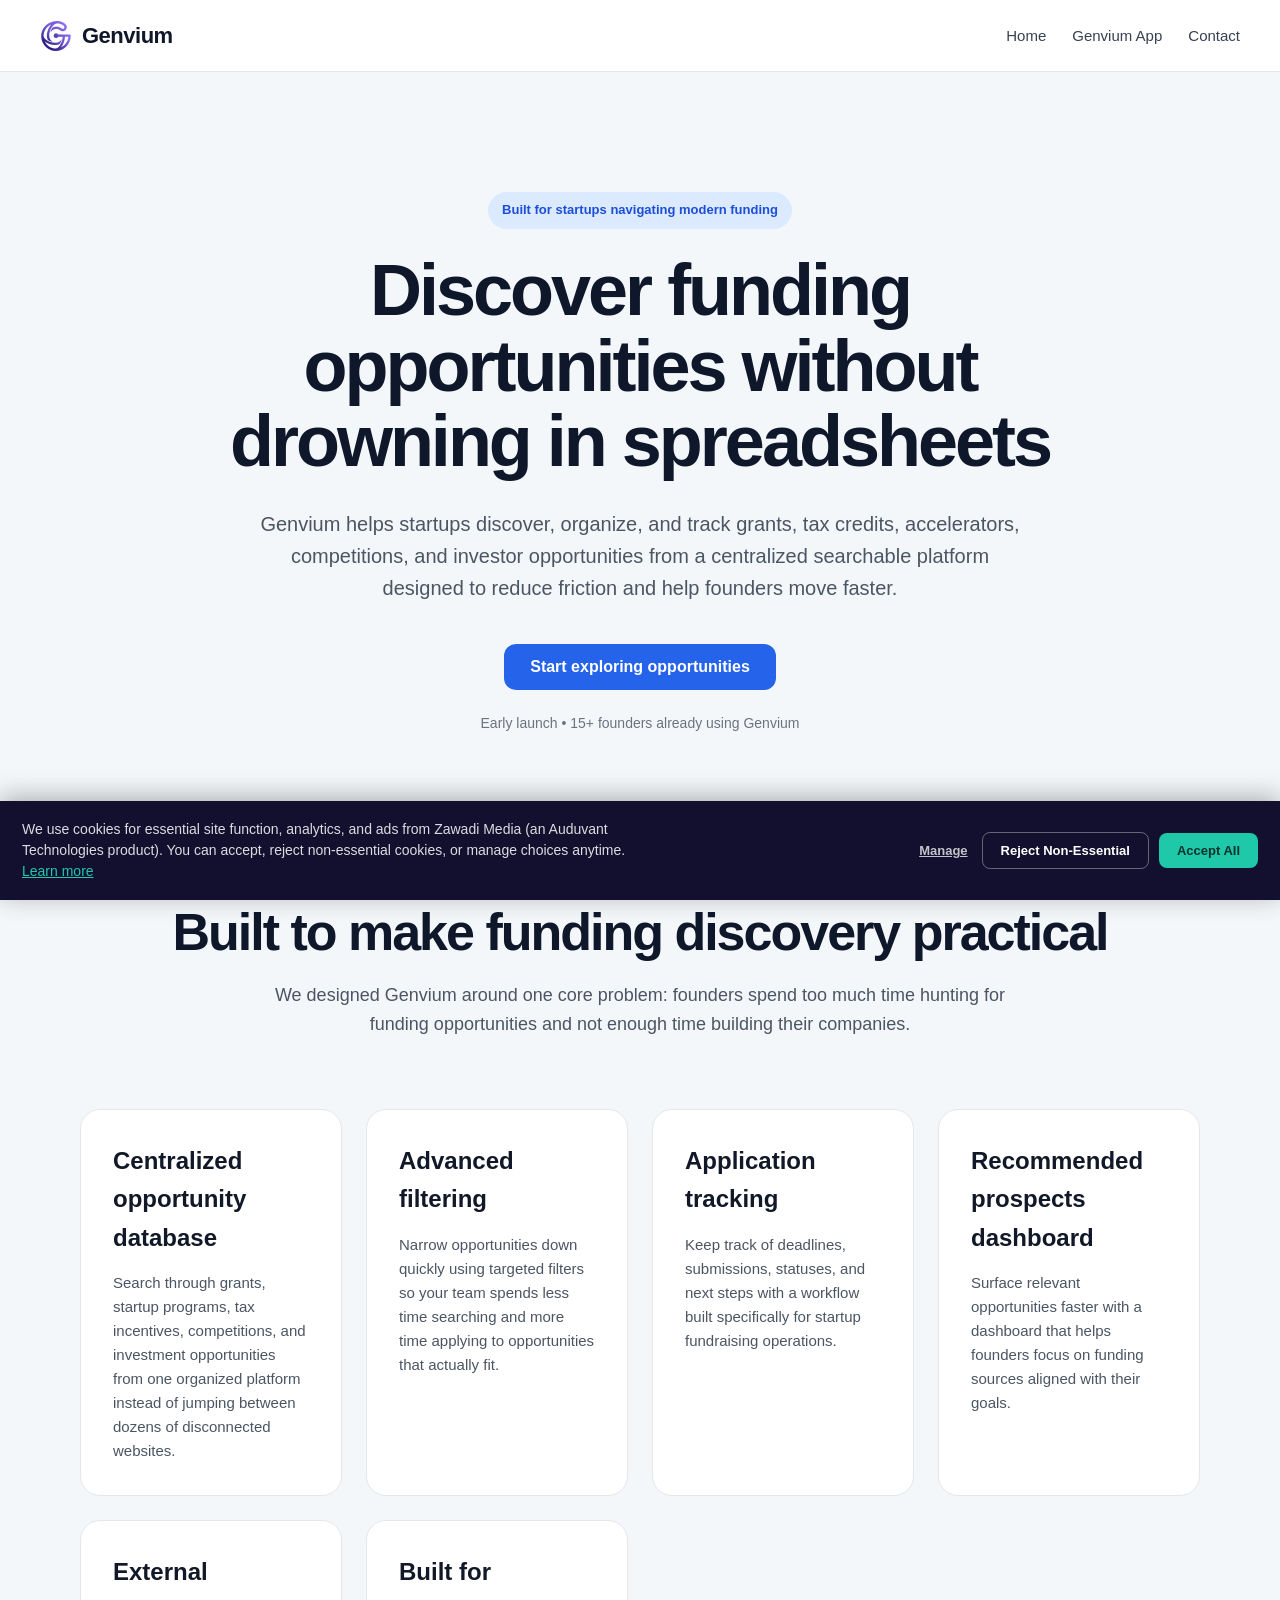
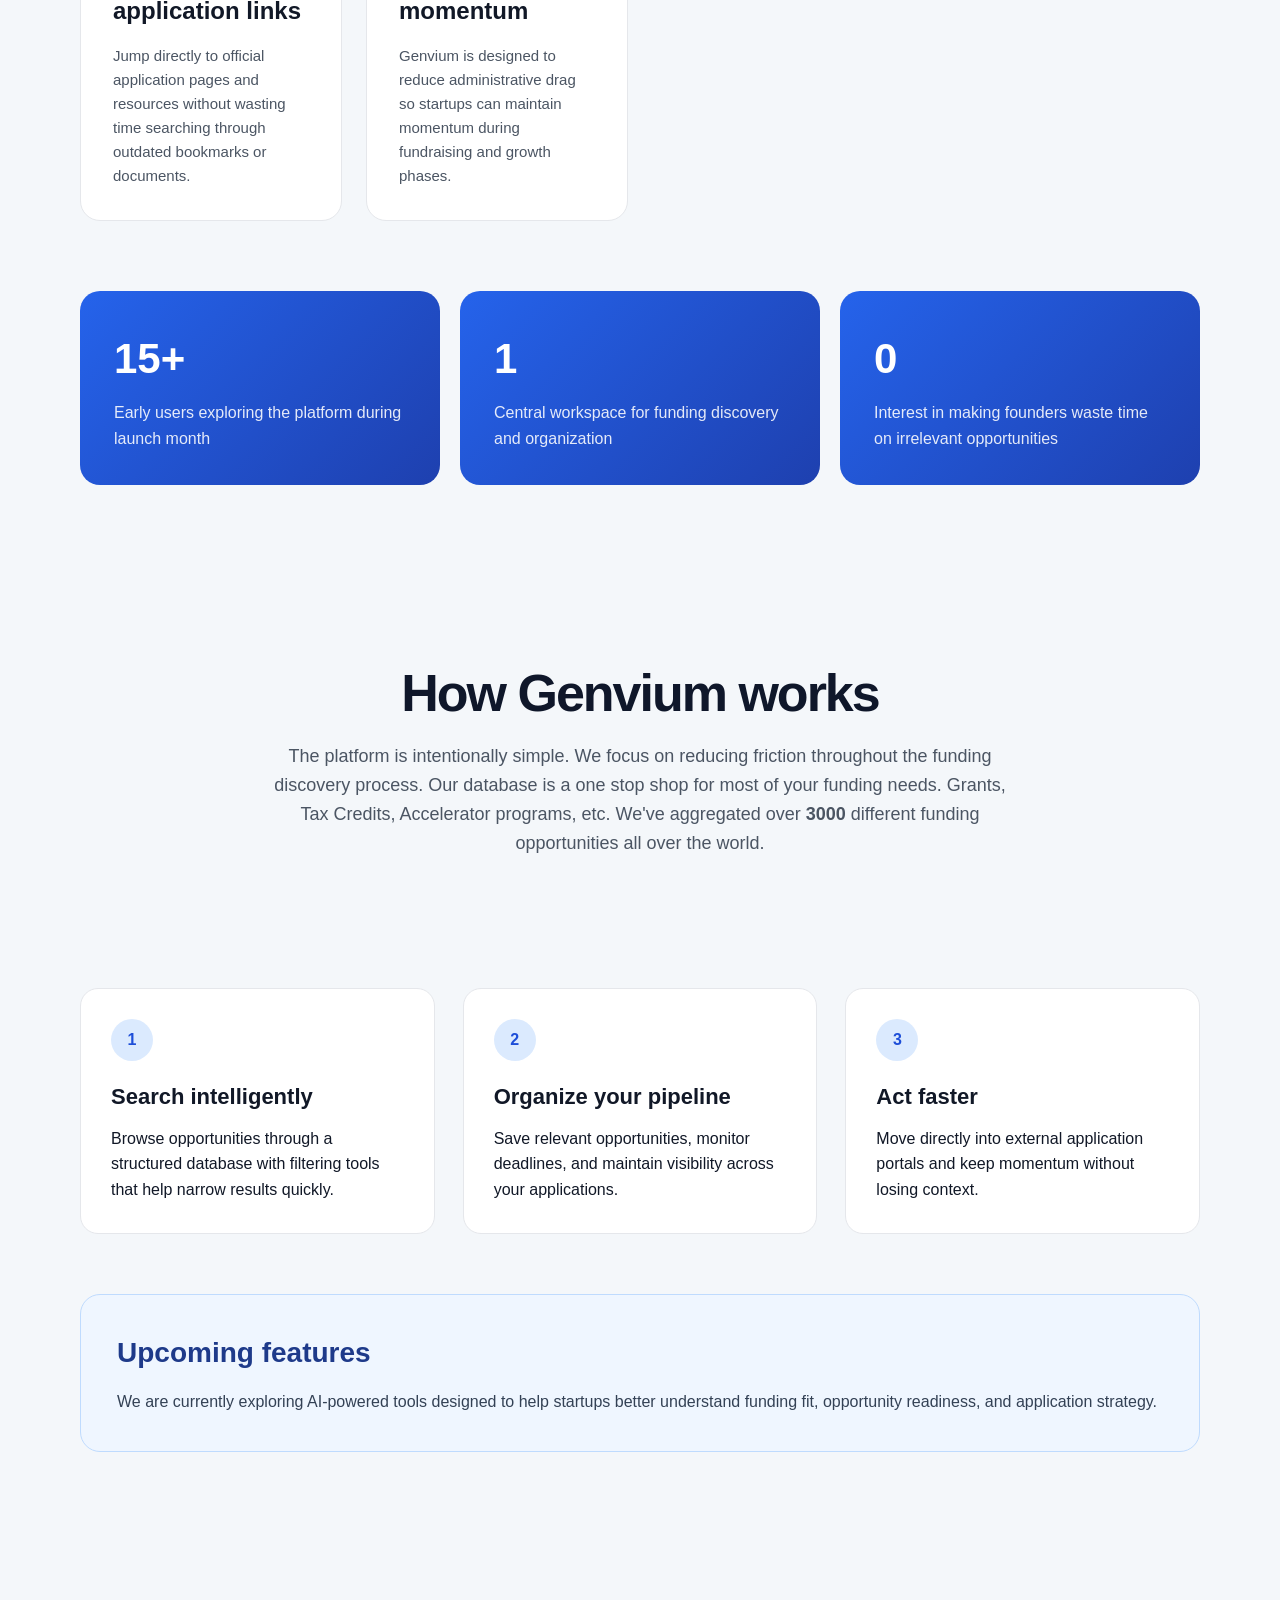
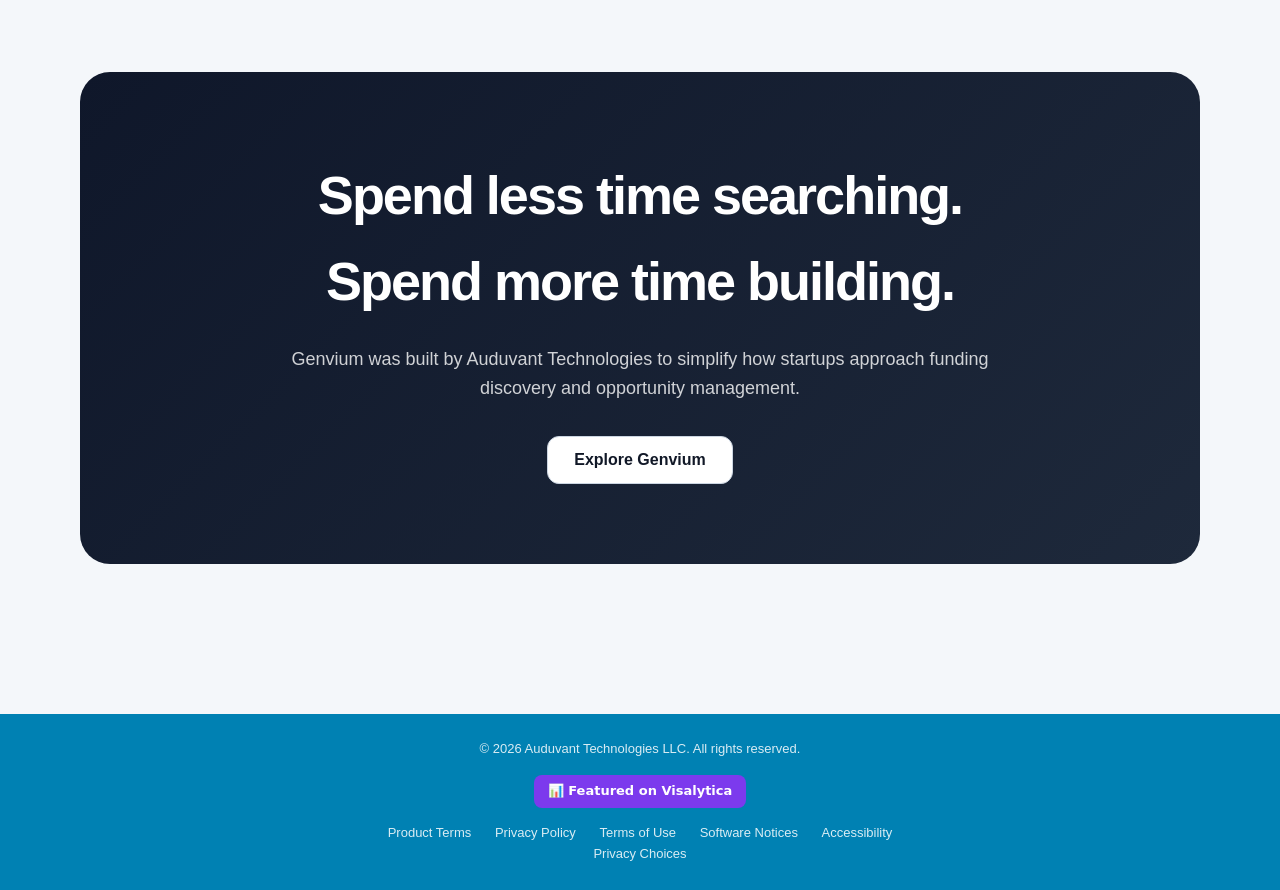
<file: index.html>
<!DOCTYPE html>
<html lang="en">
<head>
  <meta charset="UTF-8" />
  <meta name="viewport" content="width=device-width, initial-scale=1.0" />
  <title>Genvium | Startup Funding Intelligence</title>

  <link rel="icon" type="image/png" sizes="32x32" href="favicon-32x32.png">
  <link rel="icon" type="image/png" sizes="16x16" href="favicon-16x16.png">

  <meta name="description" content="Genvium is a centralized platform helping startups discover, organize, and track grants, tax credits, and investor opportunities without the administrative drag." />

  <link rel="canonical" href="https://www.genvium.com/" />

  <meta property="og:type" content="website" />
  <meta property="og:url" content="https://www.genvium.com/" />
  <meta property="og:title" content="Genvium | Startup Funding Intelligence" />
  <meta property="og:description" content="Discover, organize, and track startup funding opportunities from a single, centralized platform." />
  
  <meta name="twitter:card" content="summary" />
  <meta name="twitter:url" content="https://www.genvium.com/" />
  <meta name="twitter:title" content="Genvium | Startup Funding Intelligence" />
  <meta name="twitter:description" content="Discover, organize, and track startup funding opportunities from a single, centralized platform." />

  <!-- 1. Load consent.js FIRST -->
  <script src="/consent.js"></script>

  <!-- 2. Set Consent Mode default BEFORE gtag.js loads -->
  <script>
    window.dataLayer = window.dataLayer || [];
    function gtag(){dataLayer.push(arguments);}
    gtag('consent', 'default', AZConsent.gtagDefaults);
  </script>

  <!-- 3. THEN load gtag.js as before -->
  <script async src="https://www.googletagmanager.com/gtag/js?id=G-3B9XYFVLCV"></script>
  <script>
    window.dataLayer = window.dataLayer || [];
    function gtag(){dataLayer.push(arguments);}
    gtag('js', new Date());
    gtag('config', 'G-3B9XYFVLCV');
  </script>
  
  <script type="application/ld+json">
    {
      "@context": "https://schema.org",
      "@type": "SoftwareApplication",
      "name": "Genvium",
      "operatingSystem": "macOS, Web",
      "applicationCategory": "BusinessApplication",
      "description": "A platform for startups to discover and track funding opportunities, grants, and tax credits.",
      "offers": {
        "@type": "Offer",
        "price": "0",
        "priceCurrency": "USD"
      },
      "publisher": {
        "@type": "Organization",
        "name": "Auduvant Technologies"
      }
    }
  </script>

  <link rel="stylesheet" href="styles.css">
</head>

<body>

<a href="#main-content" class="skip-link">Skip to main content</a>

<header>
  <div class="brand">
    <img src="/logo.png" width="32" height="32" alt="Genvium logo">
    <div class="logo">Genvium</div>
  </div>
  <nav>
    <button class="link-btn" onclick="showSection('home')">Home</button>
    <button class="link-btn" onclick="showSection('app')">Genvium App</button>
    <button class="link-btn" onclick="showSection('contact')">Contact</button>
  </nav>
</header>

<main id="main-content">
  <div id="home" class="panel active">

    <section class="hero">
      <div class="hero-badge">Built for startups navigating modern funding</div>

      <h1>Discover funding opportunities without drowning in spreadsheets</h1>

      <p>
        Genvium helps startups discover, organize, and track grants, tax credits,
        accelerators, competitions, and investor opportunities from a centralized
        searchable platform designed to reduce friction and help founders move faster.
      </p>

      <div class="hero-actions">
        <button onclick="showSection('app')" class="btn-primary">Start exploring opportunities</button>
      </div>

      <div class="hero-note">Early launch • 15+ founders already using Genvium</div>
    </section>

    <section class="section">
      <h2 class="section-title">Built to make funding discovery practical</h2>
      <p class="section-subtitle">
        We designed Genvium around one core problem: founders spend too much time
        hunting for funding opportunities and not enough time building their companies.
      </p>

      <div class="features-grid">
        <div class="feature-card">
          <h3>Centralized opportunity database</h3>
          <p>Search through grants, startup programs, tax incentives, competitions, and investment opportunities from one organized platform instead of jumping between dozens of disconnected websites.</p>
        </div>
        <div class="feature-card">
          <h3>Advanced filtering</h3>
          <p>Narrow opportunities down quickly using targeted filters so your team spends less time searching and more time applying to opportunities that actually fit.</p>
        </div>
        <div class="feature-card">
          <h3>Application tracking</h3>
          <p>Keep track of deadlines, submissions, statuses, and next steps with a workflow built specifically for startup fundraising operations.</p>
        </div>
        <div class="feature-card">
          <h3>Recommended prospects dashboard</h3>
          <p>Surface relevant opportunities faster with a dashboard that helps founders focus on funding sources aligned with their goals.</p>
        </div>
        <div class="feature-card">
          <h3>External application links</h3>
          <p>Jump directly to official application pages and resources without wasting time searching through outdated bookmarks or documents.</p>
        </div>
        <div class="feature-card">
          <h3>Built for momentum</h3>
          <p>Genvium is designed to reduce administrative drag so startups can maintain momentum during fundraising and growth phases.</p>
        </div>
      </div>

      <div class="stats">
        <div class="stat-card">
          <h2>15+</h2>
          <p>Early users exploring the platform during launch month</p>
        </div>
        <div class="stat-card">
          <h2>1</h2>
          <p>Central workspace for funding discovery and organization</p>
        </div>
        <div class="stat-card">
          <h2>0</h2>
          <p>Interest in making founders waste time on irrelevant opportunities</p>
        </div>
      </div>
    </section>

    <section class="section">
      <h2 class="section-title">How Genvium works</h2>
      <p class="section-subtitle">
        The platform is intentionally simple. We focus on reducing friction throughout
        the funding discovery process. Our database is a one stop shop for most of your funding needs. Grants, Tax Credits, Accelerator programs, etc.
        We've aggregated over <b>3000</b> different funding opportunities all over the world. 
      </p>

      <div class="zawadi-slot">
        <ins class="zawadi-ad" data-site="genvium" data-slot="home-mid" data-size="300x250"></ins>
      </div>

      <div class="workflow">
        <div class="workflow-step">
          <div class="step-number">1</div>
          <h3>Search intelligently</h3>
          <p>Browse opportunities through a structured database with filtering tools that help narrow results quickly.</p>
        </div>
        <div class="workflow-step">
          <div class="step-number">2</div>
          <h3>Organize your pipeline</h3>
          <p>Save relevant opportunities, monitor deadlines, and maintain visibility across your applications.</p>
        </div>
        <div class="workflow-step">
          <div class="step-number">3</div>
          <h3>Act faster</h3>
          <p>Move directly into external application portals and keep momentum without losing context.</p>
        </div>
      </div>

      <div class="coming-soon">
        <h3>Upcoming features</h3>
        <p>We are currently exploring AI-powered tools designed to help startups better understand funding fit, opportunity readiness, and application strategy.</p>
      </div>
    </section>

    <section class="section">
      <div id="cta" class="cta-section">
        <h2>Spend less time searching.<br>Spend more time building.</h2>
        <p>Genvium was built by Auduvant Technologies to simplify how startups approach funding discovery and opportunity management.</p>
        <div class="cta-buttons">
          <button onclick="showSection('app')" class="btn-secondary">Explore Genvium</button>
        </div>
      </div>
    </section>
  </div>

  
  <!-- Genvium App Page -->
  <div id="app" class="panel">
    <section class="section">
      <!-- Intro -->
      <div class="app-intro">
        <div class="hero-badge">
          Genvium is completely Free!
        </div>
        <h2>Meet Genvium</h2>
        <p>Your centralized workspace for discovering, organizing, and pursuing startup funding opportunities.</p>
        <div class="app-action">
          <a
            href="https://webapp.genvium.com"
            target="_blank"
            rel="noopener noreferrer"
            onclick="trackWebappClick()"
            class="btn-primary">
            Open Genvium →
          </a>
        </div>
      </div>
      <!-- Product showcase introduction -->
      <div class="app-section-heading">
        <h3>See Genvium in action</h3>
        <p>From discovering opportunities to managing applications, Genvium gives founders one place to keep their funding workflow organized.</p>
      </div>
      <!-- Dashboard -->
      <div class="app-preview-large">
        <div class="app-preview">
          <img
            src="Genvium-App-Dashboard.png"
            alt="Genvium dashboard showing active applications, funding secured, upcoming deadlines, and recommended opportunities">
        </div>
        <div class="app-caption">
          <h3>Your funding command center</h3>
          <p>Keep your applications, funding progress, deadlines, and recommended opportunities visible from one dashboard.</p>
        </div>
      </div>
      <!-- Applications + Readiness -->
      <div class="app-preview-grid">
        <!-- My Applications -->
        <div>
          <div class="app-preview">
            <img
              src="Genvium-App-MyApplications.png"
              alt="Genvium My Applications page showing application statuses, amounts, and deadlines">
          </div>
          <div class="app-caption">
            <h3>Manage your applications</h3>
            <p>Track applications, statuses, funding amounts, deadlines, and next steps in one organized workspace.</p>
          </div>
        </div>
        <!-- Readiness -->
        <div>
          <div class="app-preview">
            <img
              src="Genvium-App-Readiness.png"
              alt="Genvium application readiness page showing completed and missing requirements">
          </div>
          <div class="app-caption">
            <h3>Know when you're ready</h3>
            <p>See which application requirements are complete and identify what still needs attention before you apply.</p>
          </div>
        </div>
      </div>
      <!-- Genvium AI -->
      <div class="app-section-heading">
        <h3>Built-in AI assistance</h3>
        <p>Get AI-assisted help while preparing your applications, while keeping control over the final submission.</p>
      </div>
      <div class="app-preview-large">
        <div class="app-preview">
          <img
            src="Genvium-AI.png"
            alt="Genvium AI grant draft assistant">
        </div>
        <div class="app-caption">
          <h3>Get AI-assisted application help</h3>
          <p>Generate and refine application content with Genvium AI while reviewing every draft before submission.</p>
        </div>
      </div>
      <!-- Help -->
      <div class="app-section-heading">
        <h3>Help when you need it</h3>
        <p>Find answers and guidance while working through the Genvium platform.</p>
      </div>
      <div class="app-preview-large">
        <div class="app-preview">
          <img
            src="Genvium-Help.png"
            alt="Genvium Help page with searchable funding and application guidance">
        </div>
        <div class="app-caption">
          <h3>A workspace designed to keep you moving</h3>
          <p>Genvium brings funding discovery, application management, readiness tracking, AI assistance, and support together in one place.</p>
        </div>
      </div>
      <!-- Final CTA -->
      <div class="cta-section" style="margin-top: 90px;">
        <h2>Ready to explore Genvium?</h2>
        <p>Start discovering opportunities and organizing your funding workflow today.</p>
  
        <div class="cta-buttons">
          <a
            href="https://webapp.genvium.com"
            target="_blank"
            rel="noopener noreferrer"
            onclick="trackWebappClick()"
            class="btn-primary">
            Open Genvium →
          </a>
        </div>
      </div>
    </section>
  </div>

  
  <!-- Contact Page -->
  <div id="contact" class="panel">
    <section class="section">
      <h2 class="section-title">Contact us</h2>
      <p class="section-subtitle">Questions, feedback, partnerships, or early access inquiries.</p>

      <div class="download-card">
        <h3>Email</h3>
        <p>info@genvium.com</p>
      </div>

      <div class="download-card">
        <h3>Socials</h3>
        <p><a href="https://www.linkedin.com/company/auduvant-technologies">LinkedIn</a></p>
        <p><a href="https://www.youtube.com/@AuduvantTechnologies">YouTube</a></p>
        <p>X / Twitter — Coming soon</p>
      </div>
    </section>
  </div>

</main>

<footer>
  <p>© 2026 Auduvant Technologies LLC. All rights reserved.</p>
  
  <!-- Visalytica Badge -->
  <div style="margin: 15px 0;">
    <a href="https://www.visalytica.com/tool/genvium" target="_blank" rel="noopener noreferrer" style="display:inline-flex;align-items:center;gap:6px;padding:6px 14px;background:#7c3aed;color:#fff;border-radius:8px;font-family:-apple-system,system-ui,sans-serif;font-size:13px;font-weight:600;text-decoration:none">📊 Featured on Visalytica</a>
  </div>
  
  <div>
    <a class="link-btn" href="legal/terms.html">Product Terms</a>
    <a class="link-btn" href="legal/privacy.html">Privacy Policy</a>
    <a class="link-btn" href="https://www.auduvanttechnologies.com/legal/terms.html">Terms of Use</a>
    <a class="link-btn" href="legal/software-notices.html">Software Notices</a>
    <a class="link-btn" href="https://www.auduvanttechnologies.com/legal/accessibility.html">Accessibility</a>
  </div>

  <button class="link-btn" onclick="AZConsent.open()">Privacy Choices</button>
</footer>

<script>
  function trackWebappClick() {
      gtag('event', 'open_webapp', { 
        event_category: 'engagement',
        event_label: 'Web App Link'
      });
  }

  function showSection(id) {
    document.querySelectorAll('.panel').forEach(sec => sec.classList.remove('active'));
    document.getElementById(id).classList.add('active');
    window.scrollTo({ top: 0, behavior: 'smooth' });
    gtag('event', 'section_view', { section_name: id });
    window.location.hash = id;
  }
  
  window.addEventListener("load", () => {
    const hash = window.location.hash.slice(1);
  
    if (hash && ["home", "app", "contact"].includes(hash)) {
      showSection(hash);
    }
  });
</script>
<script src="https://ads.auduvanttechnologies.com/v1/loader.js" async></script>

</body>
</html>
</file>
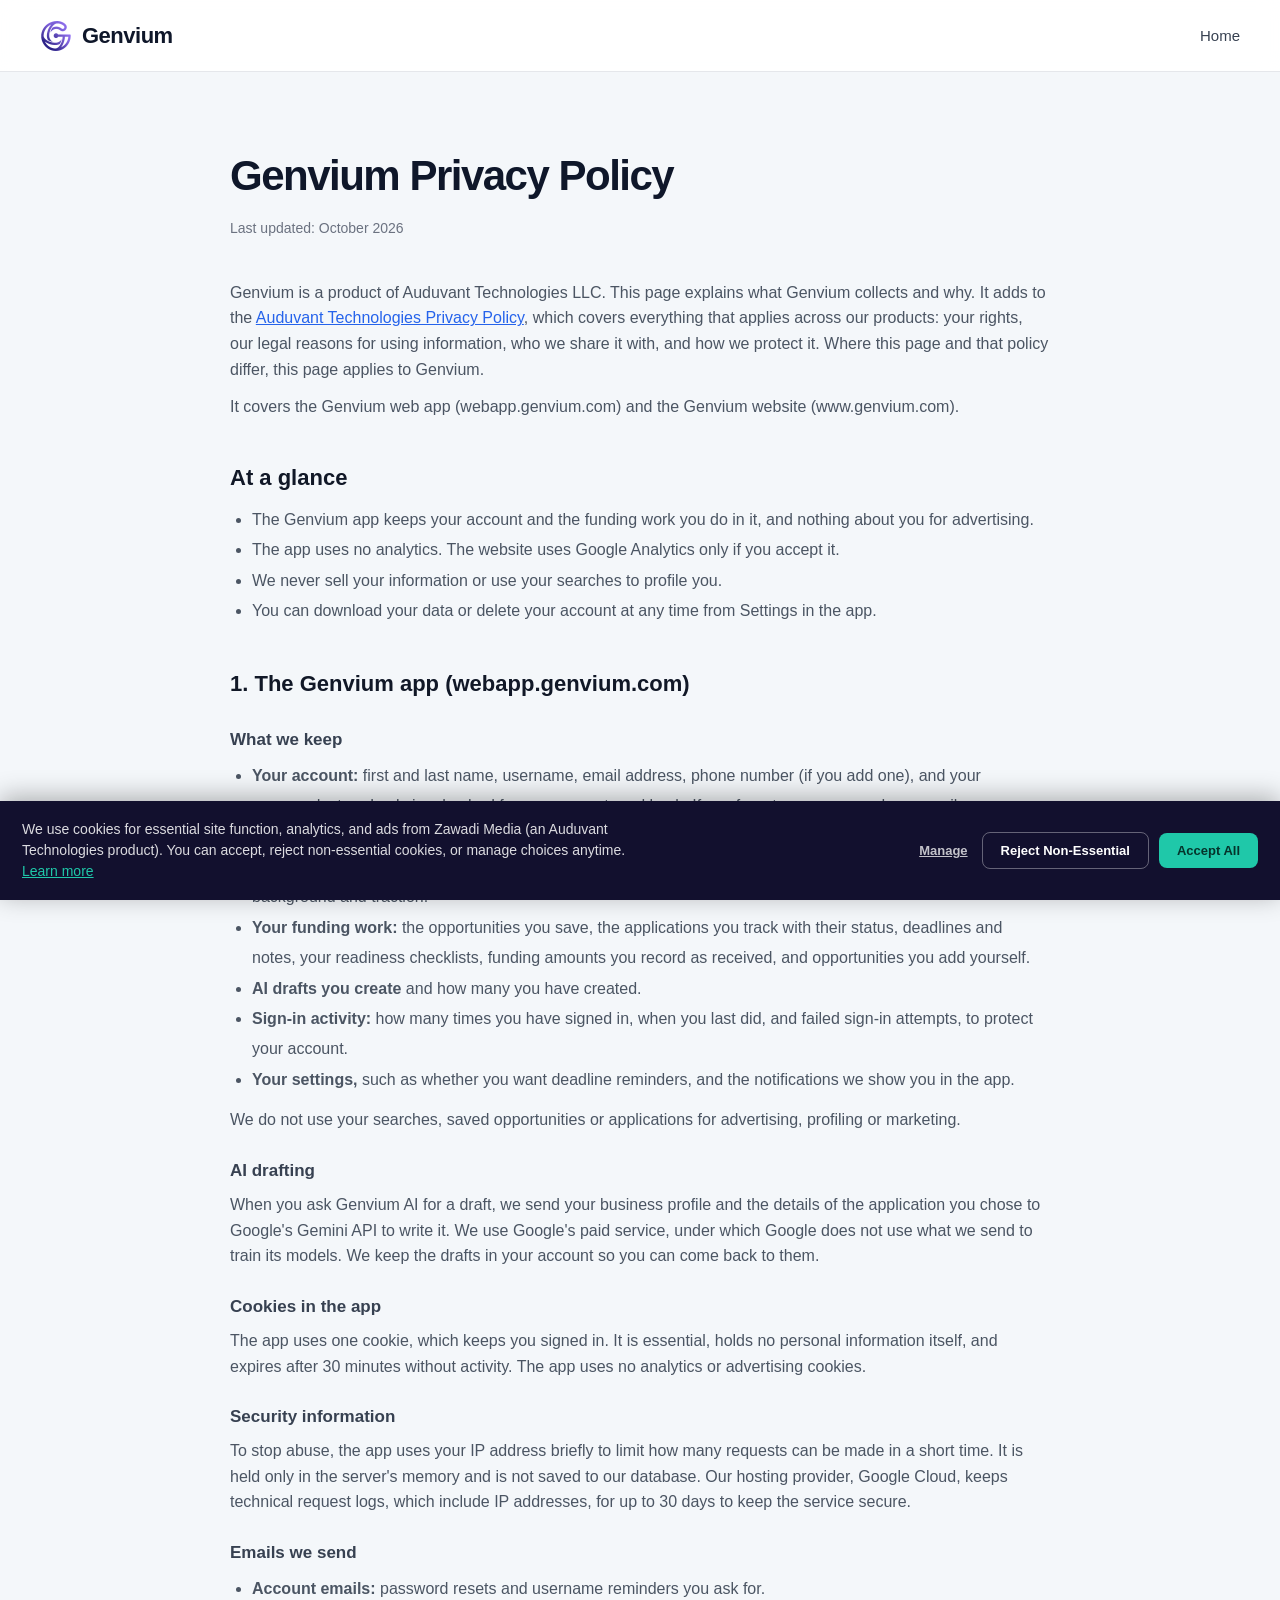
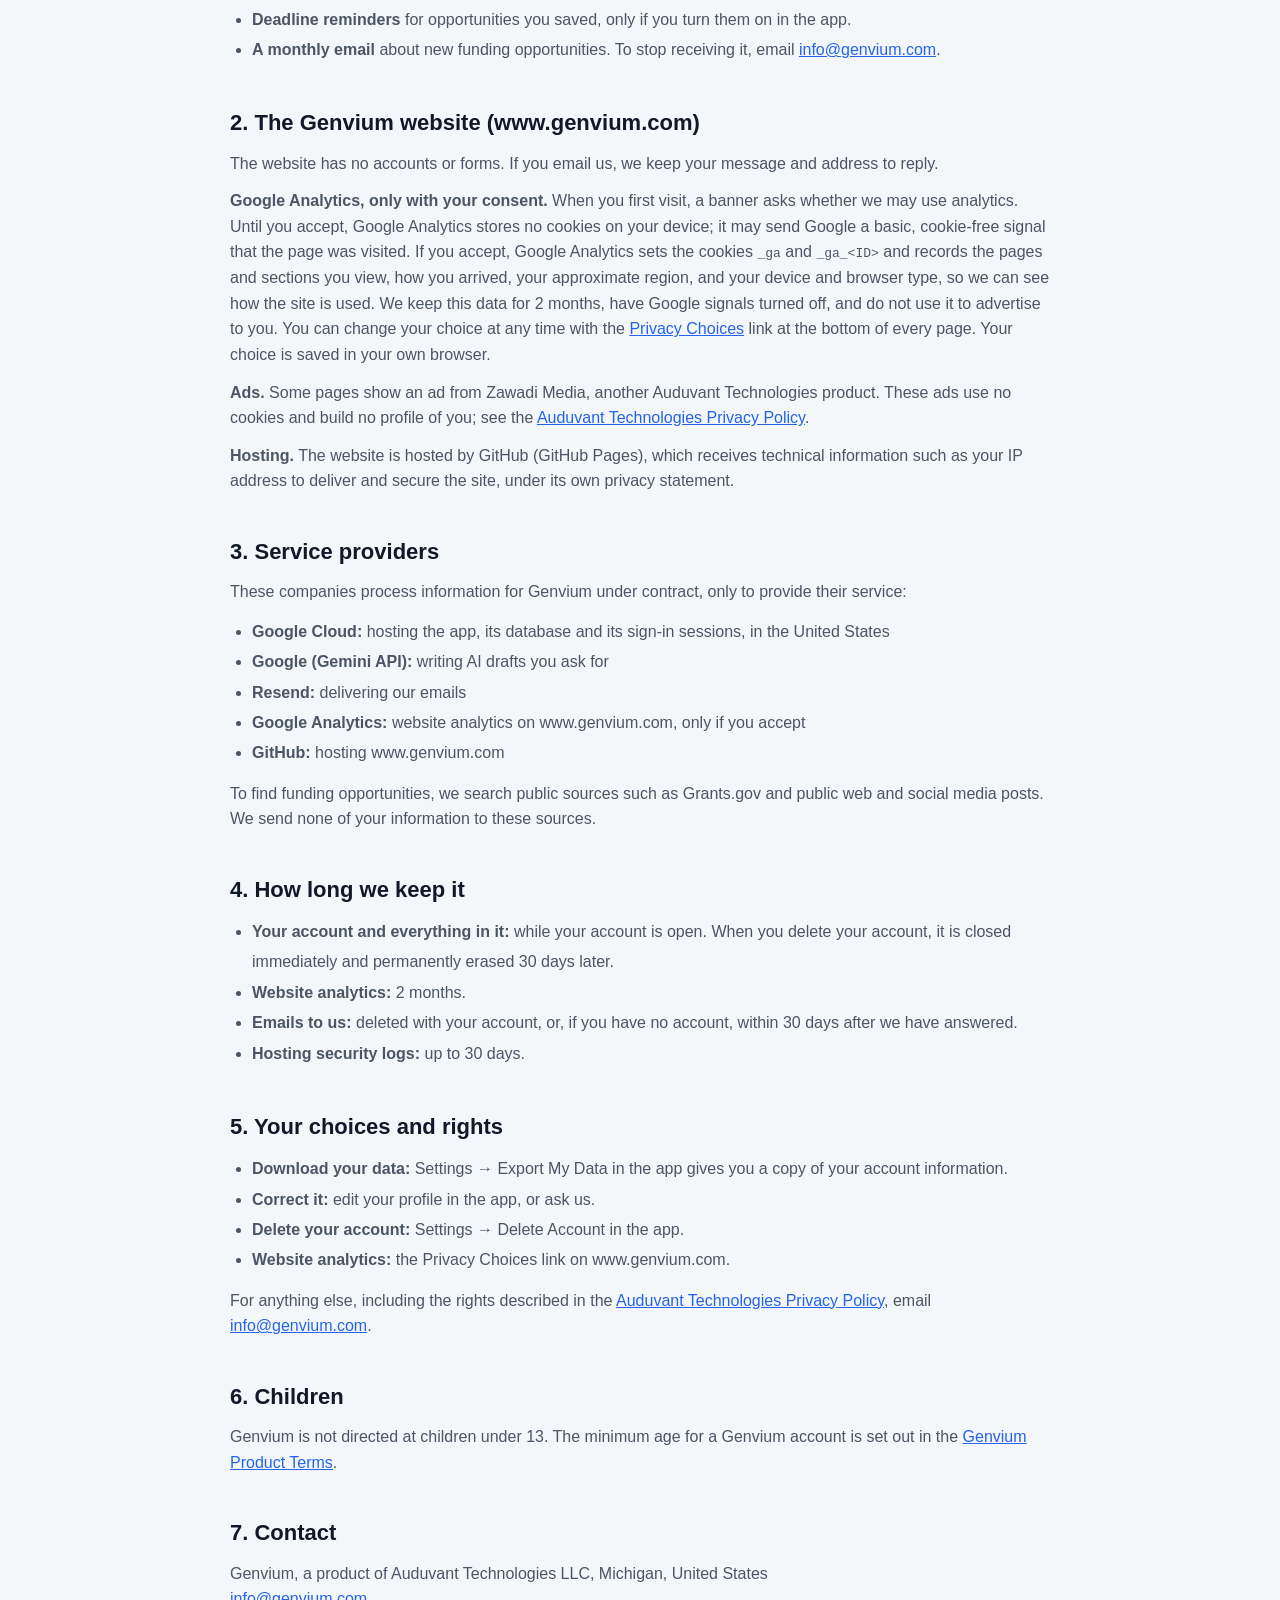
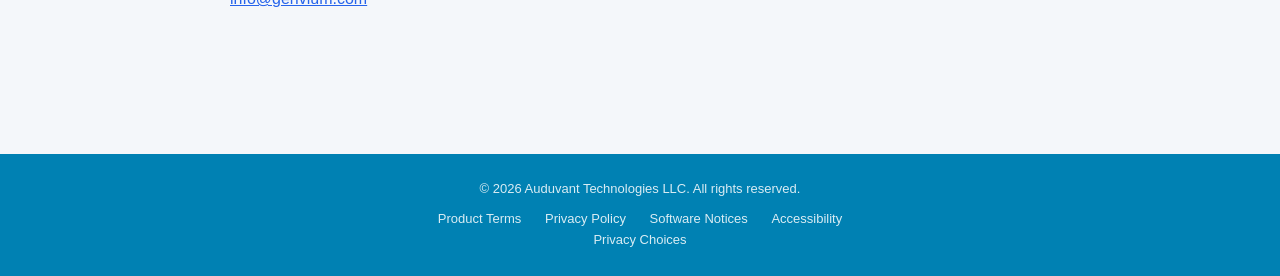
<file: privacy.html>
<!DOCTYPE html>
<html lang="en">
<head>
  <meta charset="UTF-8" />
  <meta name="viewport" content="width=device-width, initial-scale=1.0" />
  <title>Privacy Policy | Genvium</title>
  <link rel="icon" type="image/png" sizes="32x32" href="../favicon-32x32.png">
  <link rel="icon" type="image/png" sizes="16x16" href="../favicon-16x16.png">
  <link rel="stylesheet" href="../styles.css">
  <script src="../consent.js"></script>
</head>
<body>

<a href="#main-content" class="skip-link">Skip to main content</a>

<header>
  <a class="brand" href="../index.html" style="text-decoration:none">
    <img src="../logo.png" width="32" height="32" alt="">
    <span class="logo">Genvium</span>
  </a>
  <nav>
    <a href="../index.html">Home</a>
  </nav>
</header>

<main id="main-content">
  <div class="legal">
    <h1>Genvium Privacy Policy</h1>
    <p class="last-updated">Last updated: October 2026</p>

    <p>Genvium is a product of Auduvant Technologies LLC. This page explains what Genvium collects and why. It adds to the <a href="https://www.auduvanttechnologies.com/legal/privacy.html">Auduvant Technologies Privacy Policy</a>, which covers everything that applies across our products: your rights, our legal reasons for using information, who we share it with, and how we protect it. Where this page and that policy differ, this page applies to Genvium.</p>
    <p>It covers the Genvium web app (webapp.genvium.com) and the Genvium website (www.genvium.com).</p>

    <h2>At a glance</h2>
    <ul>
      <li>The Genvium app keeps your account and the funding work you do in it, and nothing about you for advertising.</li>
      <li>The app uses no analytics. The website uses Google Analytics only if you accept it.</li>
      <li>We never sell your information or use your searches to profile you.</li>
      <li>You can download your data or delete your account at any time from Settings in the app.</li>
    </ul>

    <h2>1. The Genvium app (webapp.genvium.com)</h2>

    <h3>What we keep</h3>
    <ul>
      <li><strong>Your account:</strong> first and last name, username, email address, phone number (if you add one), and your password, stored only in a hashed form we cannot read back. If you forget your password, we email you a one-time link that works for 30 minutes.</li>
      <li><strong>Your business profile (if you fill it in):</strong> business name, mission, description, how you plan to use funding, team background and traction.</li>
      <li><strong>Your funding work:</strong> the opportunities you save, the applications you track with their status, deadlines and notes, your readiness checklists, funding amounts you record as received, and opportunities you add yourself.</li>
      <li><strong>AI drafts you create</strong> and how many you have created.</li>
      <li><strong>Sign-in activity:</strong> how many times you have signed in, when you last did, and failed sign-in attempts, to protect your account.</li>
      <li><strong>Your settings,</strong> such as whether you want deadline reminders, and the notifications we show you in the app.</li>
    </ul>
    <p>We do not use your searches, saved opportunities or applications for advertising, profiling or marketing.</p>

    <h3>AI drafting</h3>
    <p>When you ask Genvium AI for a draft, we send your business profile and the details of the application you chose to Google's Gemini API to write it. We use Google's paid service, under which Google does not use what we send to train its models. We keep the drafts in your account so you can come back to them.</p>

    <h3>Cookies in the app</h3>
    <p>The app uses one cookie, which keeps you signed in. It is essential, holds no personal information itself, and expires after 30 minutes without activity. The app uses no analytics or advertising cookies.</p>

    <h3>Security information</h3>
    <p>To stop abuse, the app uses your IP address briefly to limit how many requests can be made in a short time. It is held only in the server's memory and is not saved to our database. Our hosting provider, Google Cloud, keeps technical request logs, which include IP addresses, for up to 30 days to keep the service secure.</p>

    <h3>Emails we send</h3>
    <ul>
      <li><strong>Account emails:</strong> password resets and username reminders you ask for.</li>
      <li><strong>Deadline reminders</strong> for opportunities you saved, only if you turn them on in the app.</li>
      <li><strong>A monthly email</strong> about new funding opportunities. To stop receiving it, email <a href="mailto:info@genvium.com">info@genvium.com</a>.</li>
    </ul>

    <h2>2. The Genvium website (www.genvium.com)</h2>
    <p>The website has no accounts or forms. If you email us, we keep your message and address to reply.</p>
    <p><strong>Google Analytics, only with your consent.</strong> When you first visit, a banner asks whether we may use analytics. Until you accept, Google Analytics stores no cookies on your device; it may send Google a basic, cookie-free signal that the page was visited. If you accept, Google Analytics sets the cookies <code>_ga</code> and <code>_ga_&lt;ID&gt;</code> and records the pages and sections you view, how you arrived, your approximate region, and your device and browser type, so we can see how the site is used. We keep this data for 2 months, have Google signals turned off, and do not use it to advertise to you. You can change your choice at any time with the <a href="#" onclick="AZConsent.open(); return false;">Privacy Choices</a> link at the bottom of every page. Your choice is saved in your own browser.</p>
    <p><strong>Ads.</strong> Some pages show an ad from Zawadi Media, another Auduvant Technologies product. These ads use no cookies and build no profile of you; see the <a href="https://www.auduvanttechnologies.com/legal/privacy.html">Auduvant Technologies Privacy Policy</a>.</p>
    <p><strong>Hosting.</strong> The website is hosted by GitHub (GitHub Pages), which receives technical information such as your IP address to deliver and secure the site, under its own privacy statement.</p>

    <h2>3. Service providers</h2>
    <p>These companies process information for Genvium under contract, only to provide their service:</p>
    <ul>
      <li><strong>Google Cloud:</strong> hosting the app, its database and its sign-in sessions, in the United States</li>
      <li><strong>Google (Gemini API):</strong> writing AI drafts you ask for</li>
      <li><strong>Resend:</strong> delivering our emails</li>
      <li><strong>Google Analytics:</strong> website analytics on www.genvium.com, only if you accept</li>
      <li><strong>GitHub:</strong> hosting www.genvium.com</li>
    </ul>
    <p>To find funding opportunities, we search public sources such as Grants.gov and public web and social media posts. We send none of your information to these sources.</p>

    <h2>4. How long we keep it</h2>
    <ul>
      <li><strong>Your account and everything in it:</strong> while your account is open. When you delete your account, it is closed immediately and permanently erased 30 days later.</li>
      <li><strong>Website analytics:</strong> 2 months.</li>
      <li><strong>Emails to us:</strong> deleted with your account, or, if you have no account, within 30 days after we have answered.</li>
      <li><strong>Hosting security logs:</strong> up to 30 days.</li>
    </ul>

    <h2>5. Your choices and rights</h2>
    <ul>
      <li><strong>Download your data:</strong> Settings &rarr; Export My Data in the app gives you a copy of your account information.</li>
      <li><strong>Correct it:</strong> edit your profile in the app, or ask us.</li>
      <li><strong>Delete your account:</strong> Settings &rarr; Delete Account in the app.</li>
      <li><strong>Website analytics:</strong> the Privacy Choices link on www.genvium.com.</li>
    </ul>
    <p>For anything else, including the rights described in the <a href="https://www.auduvanttechnologies.com/legal/privacy.html">Auduvant Technologies Privacy Policy</a>, email <a href="mailto:info@genvium.com">info@genvium.com</a>.</p>

    <h2>6. Children</h2>
    <p>Genvium is not directed at children under 13. The minimum age for a Genvium account is set out in the <a href="terms.html">Genvium Product Terms</a>.</p>

    <h2>7. Contact</h2>
    <p>Genvium, a product of Auduvant Technologies LLC, Michigan, United States<br>
    <a href="mailto:info@genvium.com">info@genvium.com</a></p>
  </div>
</main>

<footer>
  <p>&copy; 2026 Auduvant Technologies LLC. All rights reserved.</p>
  <div>
    <a class="link-btn" href="terms.html">Product Terms</a>
    <a class="link-btn" href="privacy.html" aria-current="page">Privacy Policy</a>
    <a class="link-btn" href="software-notices.html">Software Notices</a>
    <a class="link-btn" href="https://www.auduvanttechnologies.com/legal/accessibility.html">Accessibility</a>
  </div>
  <button class="link-btn" type="button" onclick="AZConsent.open()">Privacy Choices</button>
</footer>

</body>
</html>
</file>
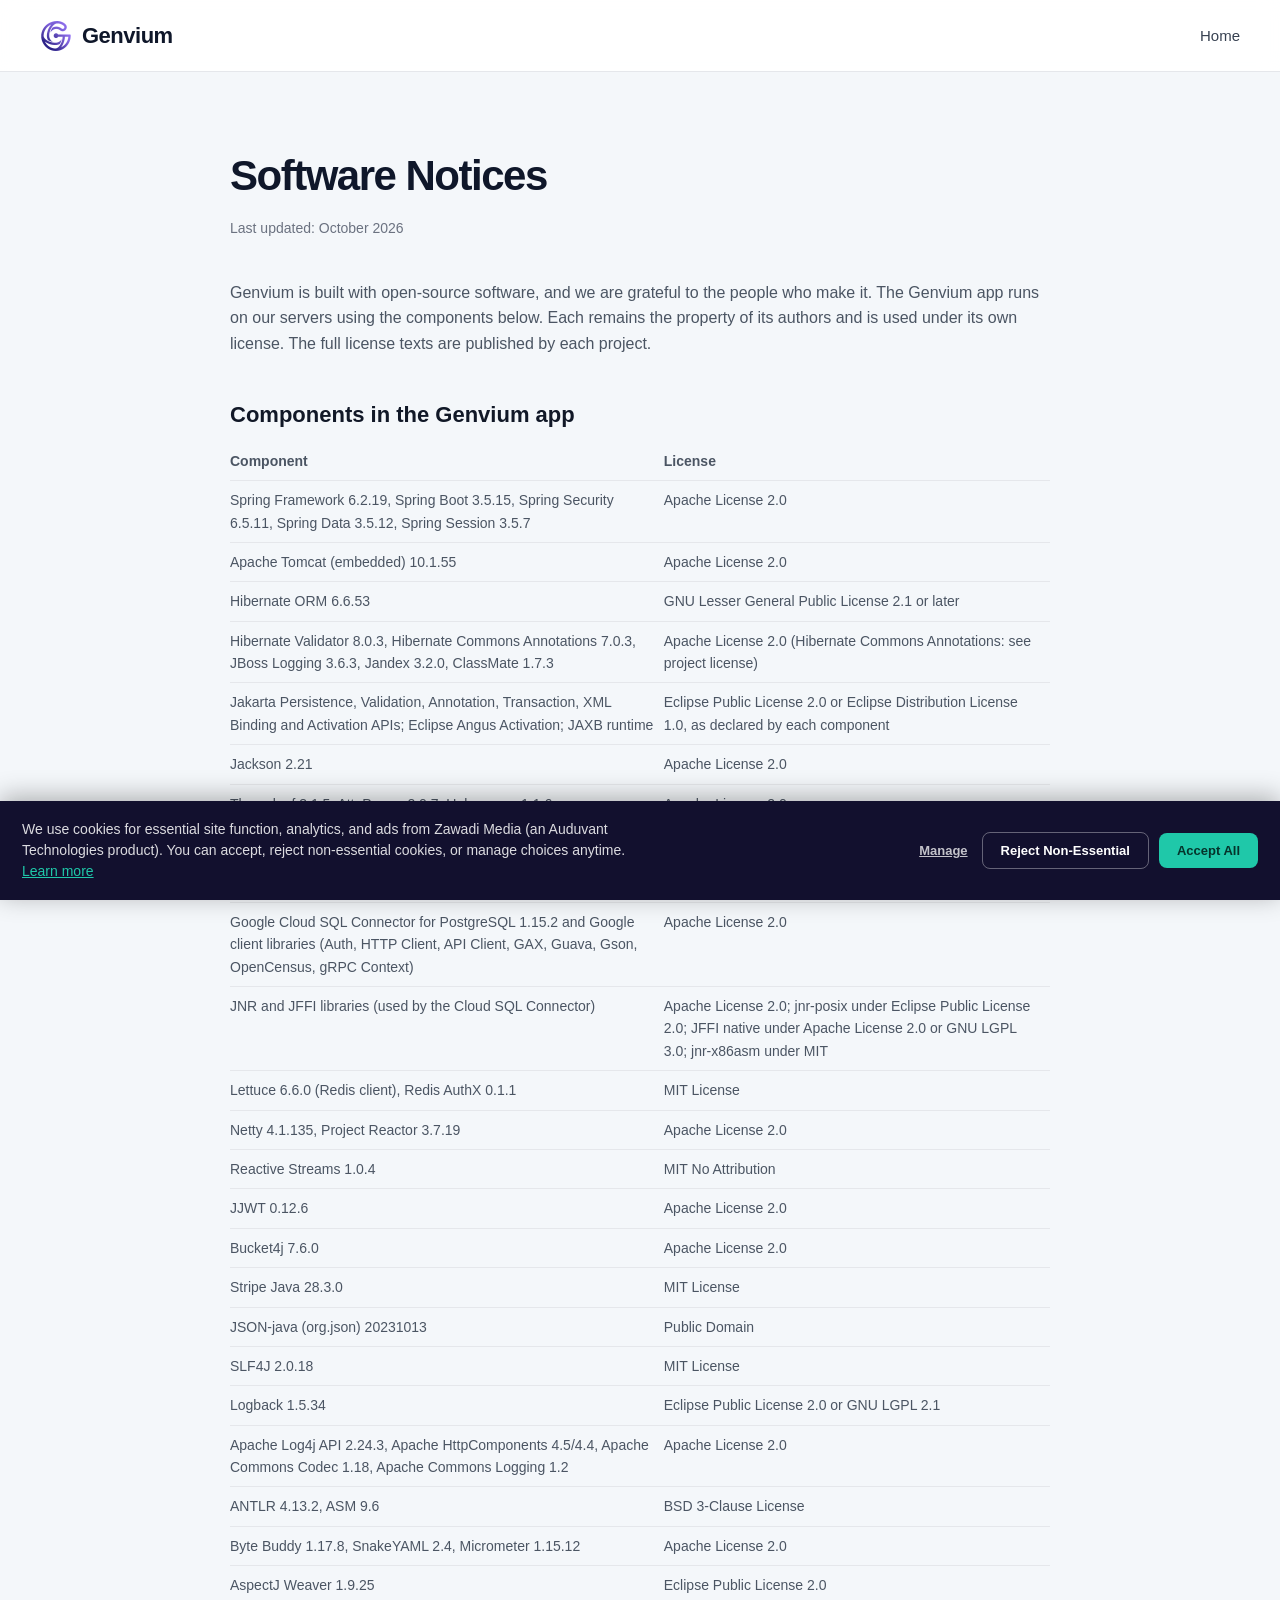
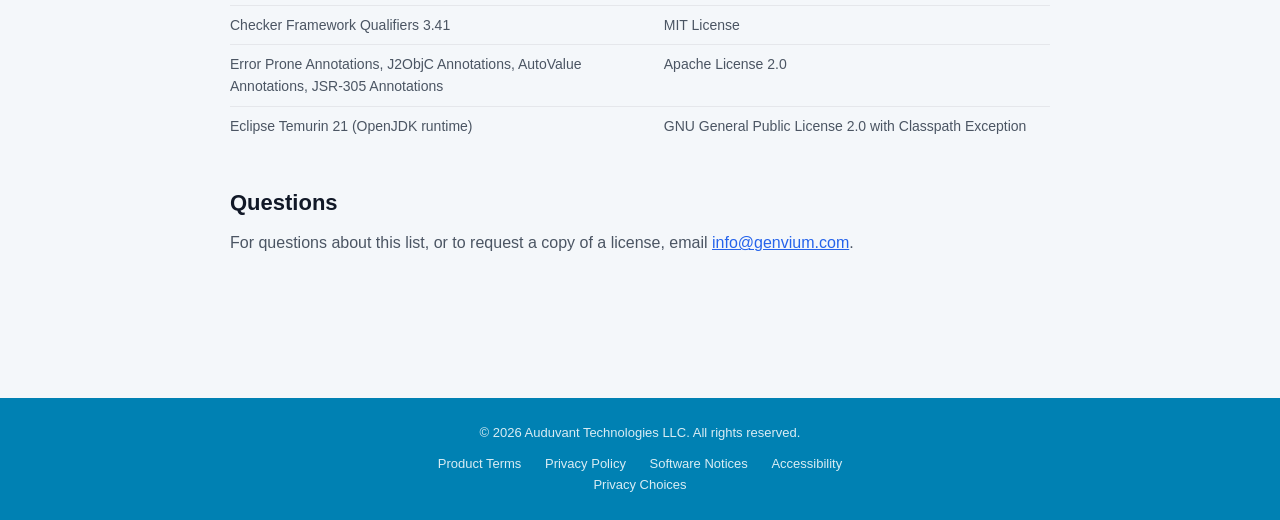
<file: software-notices.html>
<!DOCTYPE html>
<html lang="en">
<head>
  <meta charset="UTF-8" />
  <meta name="viewport" content="width=device-width, initial-scale=1.0" />
  <title>Software Notices | Genvium</title>
  <link rel="icon" type="image/png" sizes="32x32" href="../favicon-32x32.png">
  <link rel="icon" type="image/png" sizes="16x16" href="../favicon-16x16.png">
  <link rel="stylesheet" href="../styles.css">
  <script src="../consent.js"></script>
</head>
<body>

<a href="#main-content" class="skip-link">Skip to main content</a>

<header>
  <a class="brand" href="../index.html" style="text-decoration:none">
    <img src="../logo.png" width="32" height="32" alt="">
    <span class="logo">Genvium</span>
  </a>
  <nav>
    <a href="../index.html">Home</a>
  </nav>
</header>

<main id="main-content">
  <div class="legal">
    <h1>Software Notices</h1>
    <p class="last-updated">Last updated: October 2026</p>

    <p>Genvium is built with open-source software, and we are grateful to the people who make it. The Genvium app runs on our servers using the components below. Each remains the property of its authors and is used under its own license. The full license texts are published by each project.</p>

    <h2>Components in the Genvium app</h2>
    <div style="overflow-x:auto">
      <table style="width:100%; border-collapse:collapse; font-size:14px; color:#4B5563">
        <thead><tr><th style="text-align:left; padding:8px 8px 8px 0">Component</th><th style="text-align:left; padding:8px 0">License</th></tr></thead>
        <tbody>
        <tr><td style="padding:8px 8px 8px 0; border-top:1px solid #E5E7EB; vertical-align:top">Spring Framework 6.2.19, Spring Boot 3.5.15, Spring Security 6.5.11, Spring Data 3.5.12, Spring Session 3.5.7</td><td style="padding:8px 8px 8px 0; border-top:1px solid #E5E7EB; vertical-align:top">Apache License 2.0</td></tr>
        <tr><td style="padding:8px 8px 8px 0; border-top:1px solid #E5E7EB; vertical-align:top">Apache Tomcat (embedded) 10.1.55</td><td style="padding:8px 8px 8px 0; border-top:1px solid #E5E7EB; vertical-align:top">Apache License 2.0</td></tr>
        <tr><td style="padding:8px 8px 8px 0; border-top:1px solid #E5E7EB; vertical-align:top">Hibernate ORM 6.6.53</td><td style="padding:8px 8px 8px 0; border-top:1px solid #E5E7EB; vertical-align:top">GNU Lesser General Public License 2.1 or later</td></tr>
        <tr><td style="padding:8px 8px 8px 0; border-top:1px solid #E5E7EB; vertical-align:top">Hibernate Validator 8.0.3, Hibernate Commons Annotations 7.0.3, JBoss Logging 3.6.3, Jandex 3.2.0, ClassMate 1.7.3</td><td style="padding:8px 8px 8px 0; border-top:1px solid #E5E7EB; vertical-align:top">Apache License 2.0 (Hibernate Commons Annotations: see project license)</td></tr>
        <tr><td style="padding:8px 8px 8px 0; border-top:1px solid #E5E7EB; vertical-align:top">Jakarta Persistence, Validation, Annotation, Transaction, XML Binding and Activation APIs; Eclipse Angus Activation; JAXB runtime</td><td style="padding:8px 8px 8px 0; border-top:1px solid #E5E7EB; vertical-align:top">Eclipse Public License 2.0 or Eclipse Distribution License 1.0, as declared by each component</td></tr>
        <tr><td style="padding:8px 8px 8px 0; border-top:1px solid #E5E7EB; vertical-align:top">Jackson 2.21</td><td style="padding:8px 8px 8px 0; border-top:1px solid #E5E7EB; vertical-align:top">Apache License 2.0</td></tr>
        <tr><td style="padding:8px 8px 8px 0; border-top:1px solid #E5E7EB; vertical-align:top">Thymeleaf 3.1.5, AttoParser 2.0.7, Unbescape 1.1.6</td><td style="padding:8px 8px 8px 0; border-top:1px solid #E5E7EB; vertical-align:top">Apache License 2.0</td></tr>
        <tr><td style="padding:8px 8px 8px 0; border-top:1px solid #E5E7EB; vertical-align:top">PostgreSQL JDBC Driver 42.7.11</td><td style="padding:8px 8px 8px 0; border-top:1px solid #E5E7EB; vertical-align:top">BSD 2-Clause License</td></tr>
        <tr><td style="padding:8px 8px 8px 0; border-top:1px solid #E5E7EB; vertical-align:top">HikariCP 6.3.3</td><td style="padding:8px 8px 8px 0; border-top:1px solid #E5E7EB; vertical-align:top">Apache License 2.0</td></tr>
        <tr><td style="padding:8px 8px 8px 0; border-top:1px solid #E5E7EB; vertical-align:top">Google Cloud SQL Connector for PostgreSQL 1.15.2 and Google client libraries (Auth, HTTP Client, API Client, GAX, Guava, Gson, OpenCensus, gRPC Context)</td><td style="padding:8px 8px 8px 0; border-top:1px solid #E5E7EB; vertical-align:top">Apache License 2.0</td></tr>
        <tr><td style="padding:8px 8px 8px 0; border-top:1px solid #E5E7EB; vertical-align:top">JNR and JFFI libraries (used by the Cloud SQL Connector)</td><td style="padding:8px 8px 8px 0; border-top:1px solid #E5E7EB; vertical-align:top">Apache License 2.0; jnr-posix under Eclipse Public License 2.0; JFFI native under Apache License 2.0 or GNU LGPL 3.0; jnr-x86asm under MIT</td></tr>
        <tr><td style="padding:8px 8px 8px 0; border-top:1px solid #E5E7EB; vertical-align:top">Lettuce 6.6.0 (Redis client), Redis AuthX 0.1.1</td><td style="padding:8px 8px 8px 0; border-top:1px solid #E5E7EB; vertical-align:top">MIT License</td></tr>
        <tr><td style="padding:8px 8px 8px 0; border-top:1px solid #E5E7EB; vertical-align:top">Netty 4.1.135, Project Reactor 3.7.19</td><td style="padding:8px 8px 8px 0; border-top:1px solid #E5E7EB; vertical-align:top">Apache License 2.0</td></tr>
        <tr><td style="padding:8px 8px 8px 0; border-top:1px solid #E5E7EB; vertical-align:top">Reactive Streams 1.0.4</td><td style="padding:8px 8px 8px 0; border-top:1px solid #E5E7EB; vertical-align:top">MIT No Attribution</td></tr>
        <tr><td style="padding:8px 8px 8px 0; border-top:1px solid #E5E7EB; vertical-align:top">JJWT 0.12.6</td><td style="padding:8px 8px 8px 0; border-top:1px solid #E5E7EB; vertical-align:top">Apache License 2.0</td></tr>
        <tr><td style="padding:8px 8px 8px 0; border-top:1px solid #E5E7EB; vertical-align:top">Bucket4j 7.6.0</td><td style="padding:8px 8px 8px 0; border-top:1px solid #E5E7EB; vertical-align:top">Apache License 2.0</td></tr>
        <tr><td style="padding:8px 8px 8px 0; border-top:1px solid #E5E7EB; vertical-align:top">Stripe Java 28.3.0</td><td style="padding:8px 8px 8px 0; border-top:1px solid #E5E7EB; vertical-align:top">MIT License</td></tr>
        <tr><td style="padding:8px 8px 8px 0; border-top:1px solid #E5E7EB; vertical-align:top">JSON-java (org.json) 20231013</td><td style="padding:8px 8px 8px 0; border-top:1px solid #E5E7EB; vertical-align:top">Public Domain</td></tr>
        <tr><td style="padding:8px 8px 8px 0; border-top:1px solid #E5E7EB; vertical-align:top">SLF4J 2.0.18</td><td style="padding:8px 8px 8px 0; border-top:1px solid #E5E7EB; vertical-align:top">MIT License</td></tr>
        <tr><td style="padding:8px 8px 8px 0; border-top:1px solid #E5E7EB; vertical-align:top">Logback 1.5.34</td><td style="padding:8px 8px 8px 0; border-top:1px solid #E5E7EB; vertical-align:top">Eclipse Public License 2.0 or GNU LGPL 2.1</td></tr>
        <tr><td style="padding:8px 8px 8px 0; border-top:1px solid #E5E7EB; vertical-align:top">Apache Log4j API 2.24.3, Apache HttpComponents 4.5/4.4, Apache Commons Codec 1.18, Apache Commons Logging 1.2</td><td style="padding:8px 8px 8px 0; border-top:1px solid #E5E7EB; vertical-align:top">Apache License 2.0</td></tr>
        <tr><td style="padding:8px 8px 8px 0; border-top:1px solid #E5E7EB; vertical-align:top">ANTLR 4.13.2, ASM 9.6</td><td style="padding:8px 8px 8px 0; border-top:1px solid #E5E7EB; vertical-align:top">BSD 3-Clause License</td></tr>
        <tr><td style="padding:8px 8px 8px 0; border-top:1px solid #E5E7EB; vertical-align:top">Byte Buddy 1.17.8, SnakeYAML 2.4, Micrometer 1.15.12</td><td style="padding:8px 8px 8px 0; border-top:1px solid #E5E7EB; vertical-align:top">Apache License 2.0</td></tr>
        <tr><td style="padding:8px 8px 8px 0; border-top:1px solid #E5E7EB; vertical-align:top">AspectJ Weaver 1.9.25</td><td style="padding:8px 8px 8px 0; border-top:1px solid #E5E7EB; vertical-align:top">Eclipse Public License 2.0</td></tr>
        <tr><td style="padding:8px 8px 8px 0; border-top:1px solid #E5E7EB; vertical-align:top">Checker Framework Qualifiers 3.41</td><td style="padding:8px 8px 8px 0; border-top:1px solid #E5E7EB; vertical-align:top">MIT License</td></tr>
        <tr><td style="padding:8px 8px 8px 0; border-top:1px solid #E5E7EB; vertical-align:top">Error Prone Annotations, J2ObjC Annotations, AutoValue Annotations, JSR-305 Annotations</td><td style="padding:8px 8px 8px 0; border-top:1px solid #E5E7EB; vertical-align:top">Apache License 2.0</td></tr>
        <tr><td style="padding:8px 8px 8px 0; border-top:1px solid #E5E7EB; vertical-align:top">Eclipse Temurin 21 (OpenJDK runtime)</td><td style="padding:8px 8px 8px 0; border-top:1px solid #E5E7EB; vertical-align:top">GNU General Public License 2.0 with Classpath Exception</td></tr>
        </tbody>
      </table>
    </div>

    <h2>Questions</h2>
    <p>For questions about this list, or to request a copy of a license, email <a href="mailto:info@genvium.com">info@genvium.com</a>.</p>
  </div>
</main>

<footer>
  <p>&copy; 2026 Auduvant Technologies LLC. All rights reserved.</p>
  <div>
    <a class="link-btn" href="terms.html">Product Terms</a>
    <a class="link-btn" href="privacy.html">Privacy Policy</a>
    <a class="link-btn" href="software-notices.html" aria-current="page">Software Notices</a>
    <a class="link-btn" href="https://www.auduvanttechnologies.com/legal/accessibility.html">Accessibility</a>
  </div>
  <button class="link-btn" type="button" onclick="AZConsent.open()">Privacy Choices</button>
</footer>

</body>
</html>
</file>
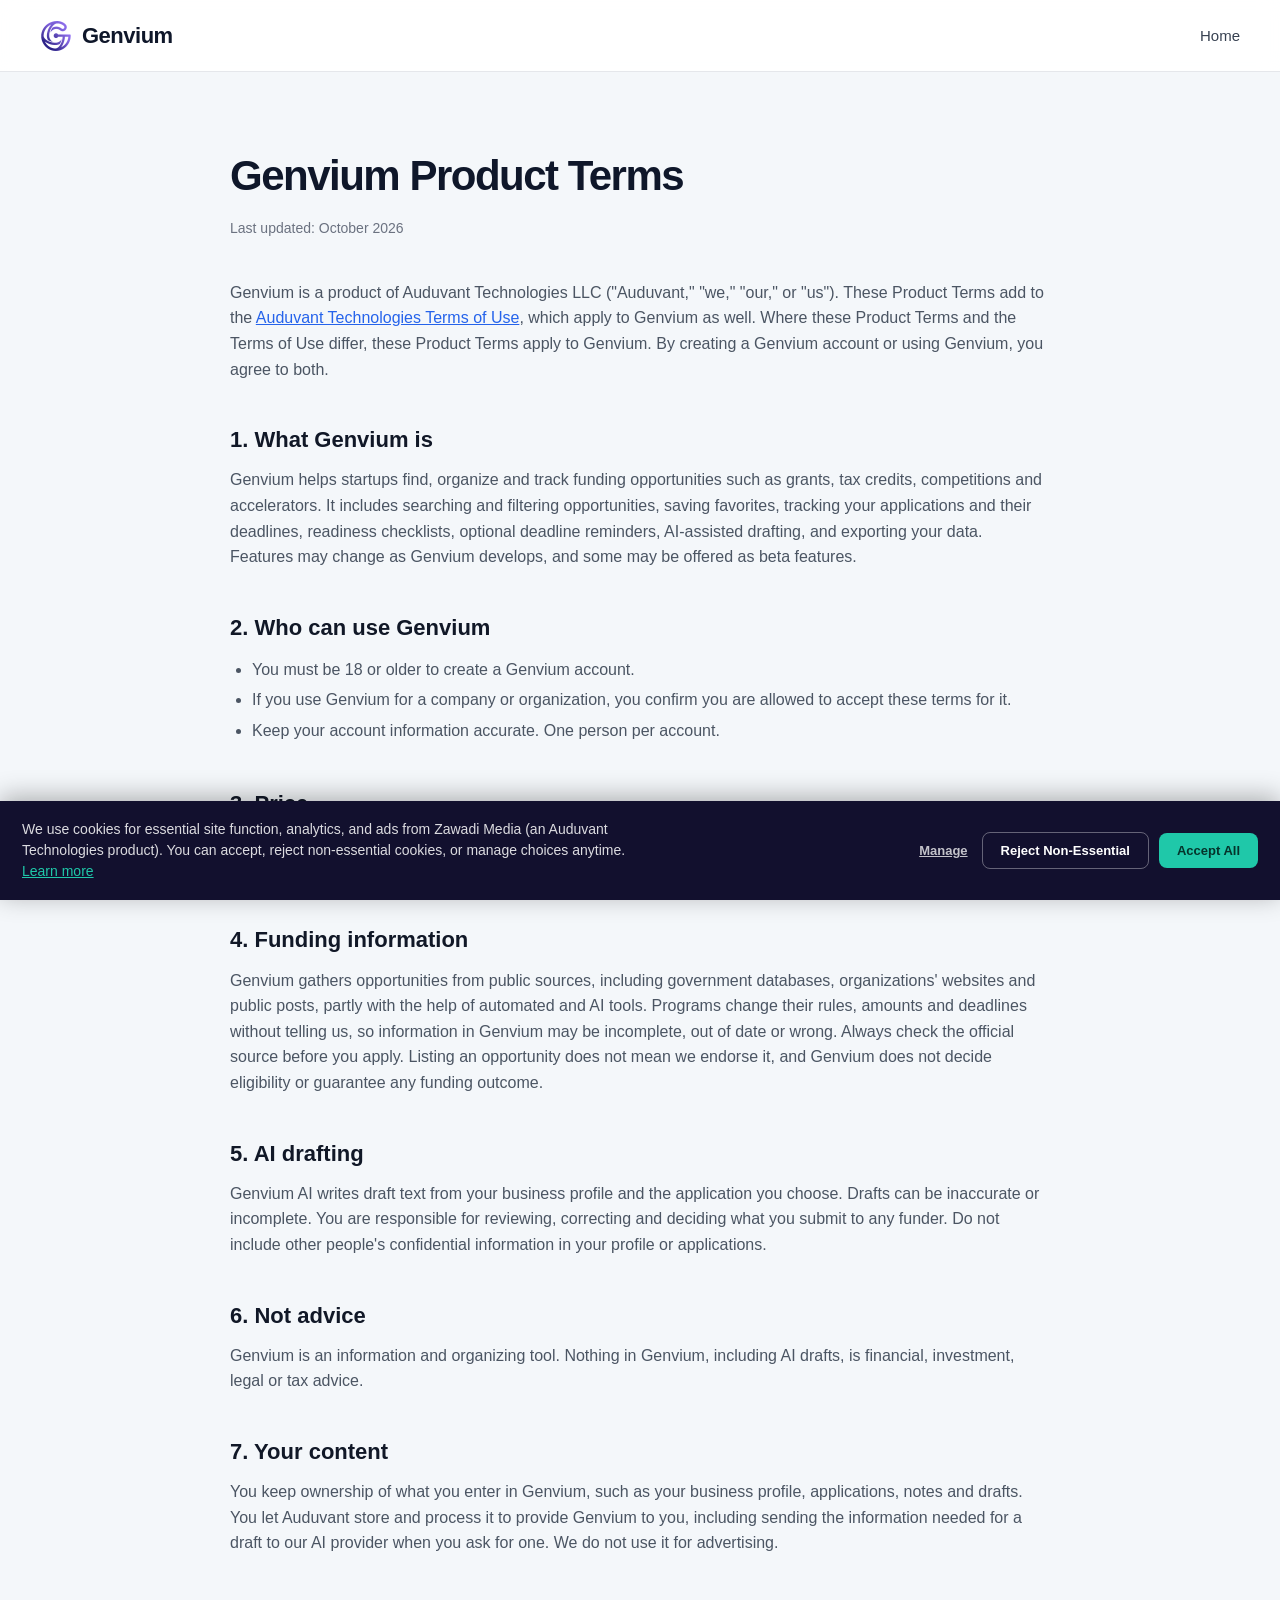
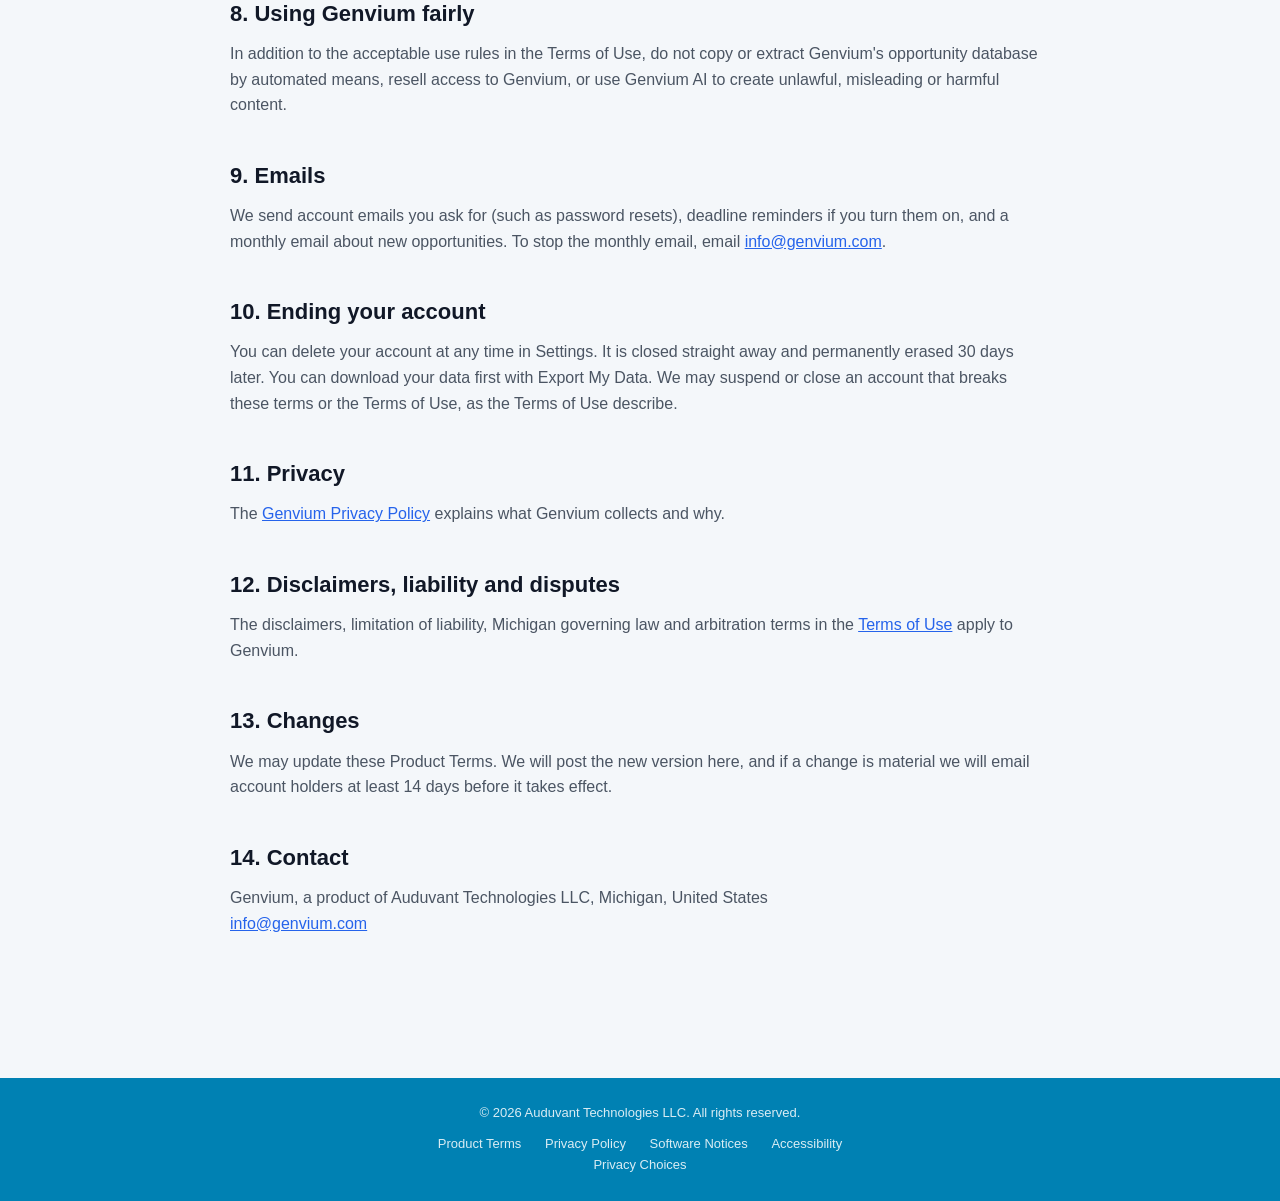
<file: terms.html>
<!DOCTYPE html>
<html lang="en">
<head>
  <meta charset="UTF-8" />
  <meta name="viewport" content="width=device-width, initial-scale=1.0" />
  <title>Product Terms | Genvium</title>
  <link rel="icon" type="image/png" sizes="32x32" href="../favicon-32x32.png">
  <link rel="icon" type="image/png" sizes="16x16" href="../favicon-16x16.png">
  <link rel="stylesheet" href="../styles.css">
  <script src="../consent.js"></script>
</head>
<body>

<a href="#main-content" class="skip-link">Skip to main content</a>

<header>
  <a class="brand" href="../index.html" style="text-decoration:none">
    <img src="../logo.png" width="32" height="32" alt="">
    <span class="logo">Genvium</span>
  </a>
  <nav>
    <a href="../index.html">Home</a>
  </nav>
</header>

<main id="main-content">
  <div class="legal">
    <h1>Genvium Product Terms</h1>
    <p class="last-updated">Last updated: October 2026</p>

    <p>Genvium is a product of Auduvant Technologies LLC ("Auduvant," "we," "our," or "us"). These Product Terms add to the <a href="https://www.auduvanttechnologies.com/legal/terms.html">Auduvant Technologies Terms of Use</a>, which apply to Genvium as well. Where these Product Terms and the Terms of Use differ, these Product Terms apply to Genvium. By creating a Genvium account or using Genvium, you agree to both.</p>

    <h2>1. What Genvium is</h2>
    <p>Genvium helps startups find, organize and track funding opportunities such as grants, tax credits, competitions and accelerators. It includes searching and filtering opportunities, saving favorites, tracking your applications and their deadlines, readiness checklists, optional deadline reminders, AI-assisted drafting, and exporting your data. Features may change as Genvium develops, and some may be offered as beta features.</p>

    <h2>2. Who can use Genvium</h2>
    <ul>
      <li>You must be 18 or older to create a Genvium account.</li>
      <li>If you use Genvium for a company or organization, you confirm you are allowed to accept these terms for it.</li>
      <li>Keep your account information accurate. One person per account.</li>
    </ul>

    <h2>3. Price</h2>
    <p>Genvium is free to use. If we ever offer paid features, we will show the price and terms before you buy, and nothing will be charged without your agreement.</p>

    <h2>4. Funding information</h2>
    <p>Genvium gathers opportunities from public sources, including government databases, organizations' websites and public posts, partly with the help of automated and AI tools. Programs change their rules, amounts and deadlines without telling us, so information in Genvium may be incomplete, out of date or wrong. Always check the official source before you apply. Listing an opportunity does not mean we endorse it, and Genvium does not decide eligibility or guarantee any funding outcome.</p>

    <h2>5. AI drafting</h2>
    <p>Genvium AI writes draft text from your business profile and the application you choose. Drafts can be inaccurate or incomplete. You are responsible for reviewing, correcting and deciding what you submit to any funder. Do not include other people's confidential information in your profile or applications.</p>

    <h2>6. Not advice</h2>
    <p>Genvium is an information and organizing tool. Nothing in Genvium, including AI drafts, is financial, investment, legal or tax advice.</p>

    <h2>7. Your content</h2>
    <p>You keep ownership of what you enter in Genvium, such as your business profile, applications, notes and drafts. You let Auduvant store and process it to provide Genvium to you, including sending the information needed for a draft to our AI provider when you ask for one. We do not use it for advertising.</p>

    <h2>8. Using Genvium fairly</h2>
    <p>In addition to the acceptable use rules in the Terms of Use, do not copy or extract Genvium's opportunity database by automated means, resell access to Genvium, or use Genvium AI to create unlawful, misleading or harmful content.</p>

    <h2>9. Emails</h2>
    <p>We send account emails you ask for (such as password resets), deadline reminders if you turn them on, and a monthly email about new opportunities. To stop the monthly email, email <a href="mailto:info@genvium.com">info@genvium.com</a>.</p>

    <h2>10. Ending your account</h2>
    <p>You can delete your account at any time in Settings. It is closed straight away and permanently erased 30 days later. You can download your data first with Export My Data. We may suspend or close an account that breaks these terms or the Terms of Use, as the Terms of Use describe.</p>

    <h2>11. Privacy</h2>
    <p>The <a href="privacy.html">Genvium Privacy Policy</a> explains what Genvium collects and why.</p>

    <h2>12. Disclaimers, liability and disputes</h2>
    <p>The disclaimers, limitation of liability, Michigan governing law and arbitration terms in the <a href="https://www.auduvanttechnologies.com/legal/terms.html">Terms of Use</a> apply to Genvium.</p>

    <h2>13. Changes</h2>
    <p>We may update these Product Terms. We will post the new version here, and if a change is material we will email account holders at least 14 days before it takes effect.</p>

    <h2>14. Contact</h2>
    <p>Genvium, a product of Auduvant Technologies LLC, Michigan, United States<br>
    <a href="mailto:info@genvium.com">info@genvium.com</a></p>
  </div>
</main>

<footer>
  <p>&copy; 2026 Auduvant Technologies LLC. All rights reserved.</p>
  <div>
    <a class="link-btn" href="terms.html" aria-current="page">Product Terms</a>
    <a class="link-btn" href="privacy.html">Privacy Policy</a>
    <a class="link-btn" href="software-notices.html">Software Notices</a>
    <a class="link-btn" href="https://www.auduvanttechnologies.com/legal/accessibility.html">Accessibility</a>
  </div>
  <button class="link-btn" type="button" onclick="AZConsent.open()">Privacy Choices</button>
</footer>

</body>
</html>
</file>
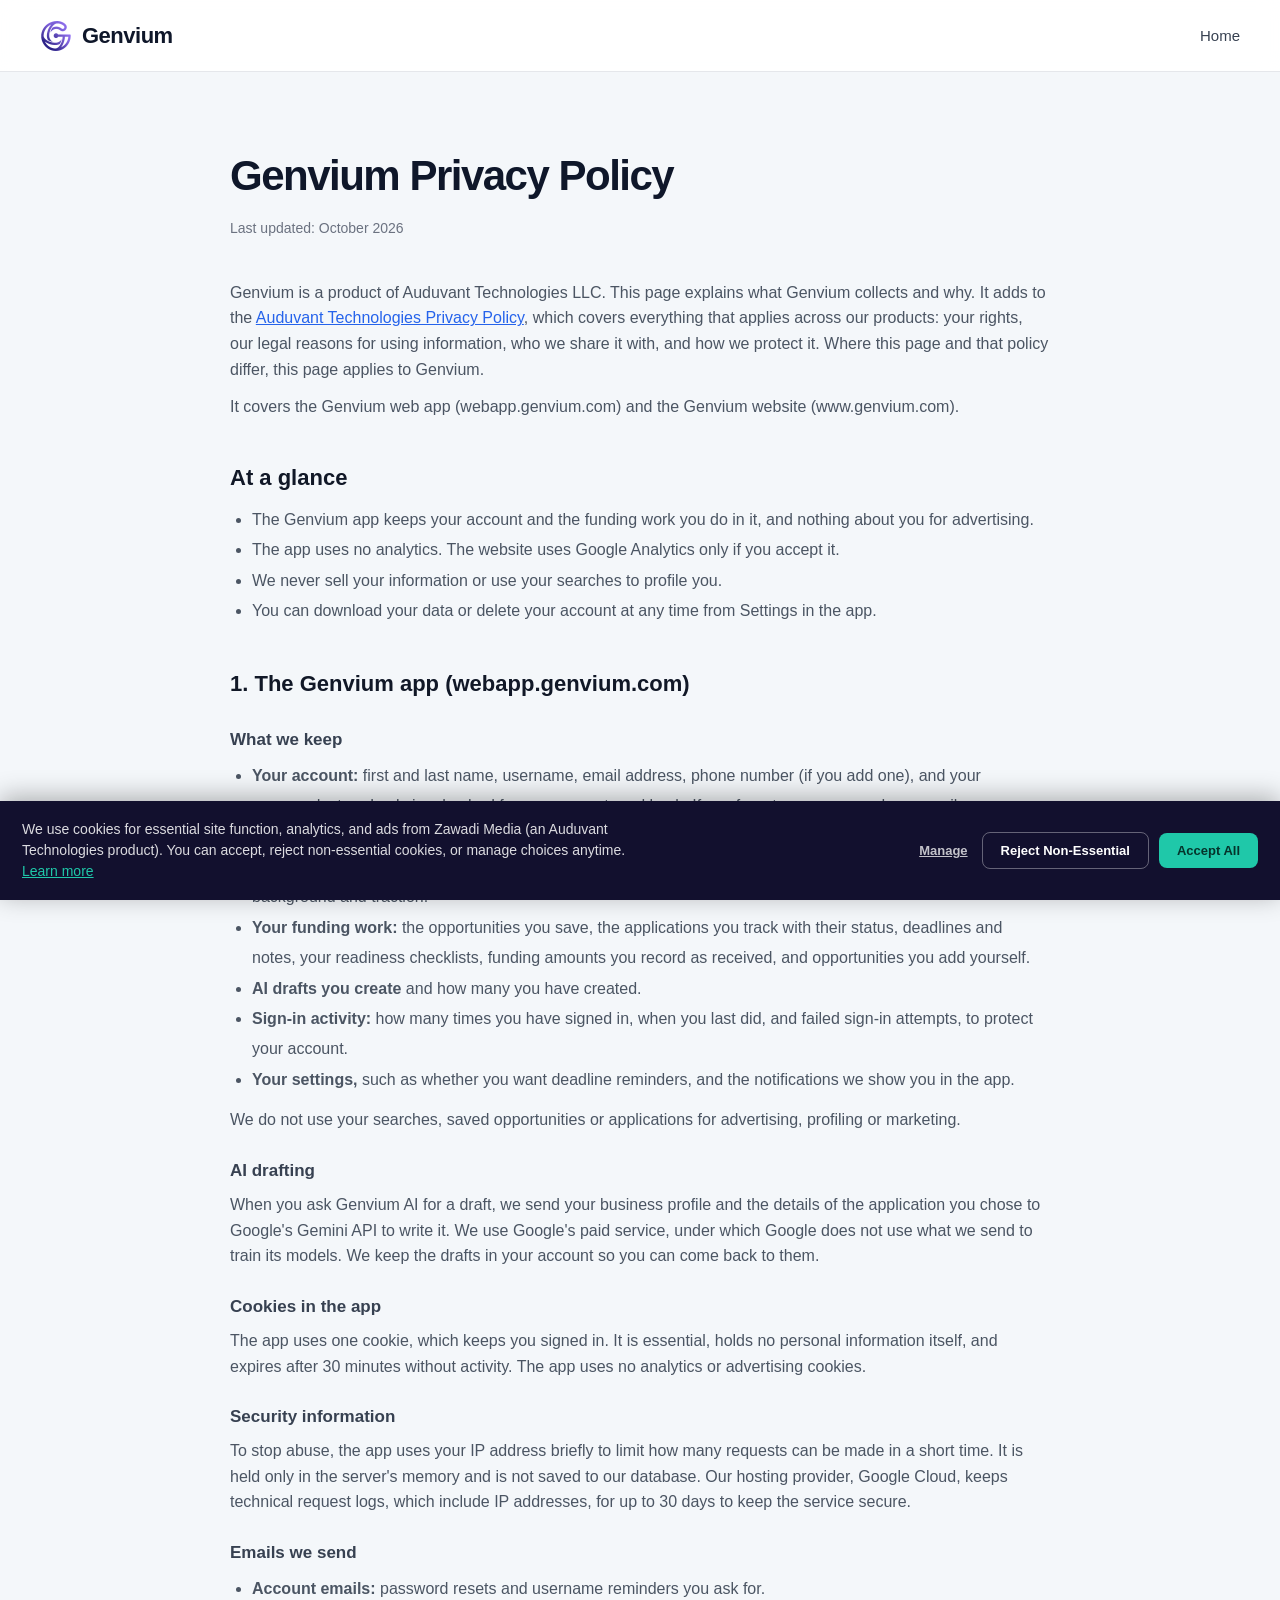
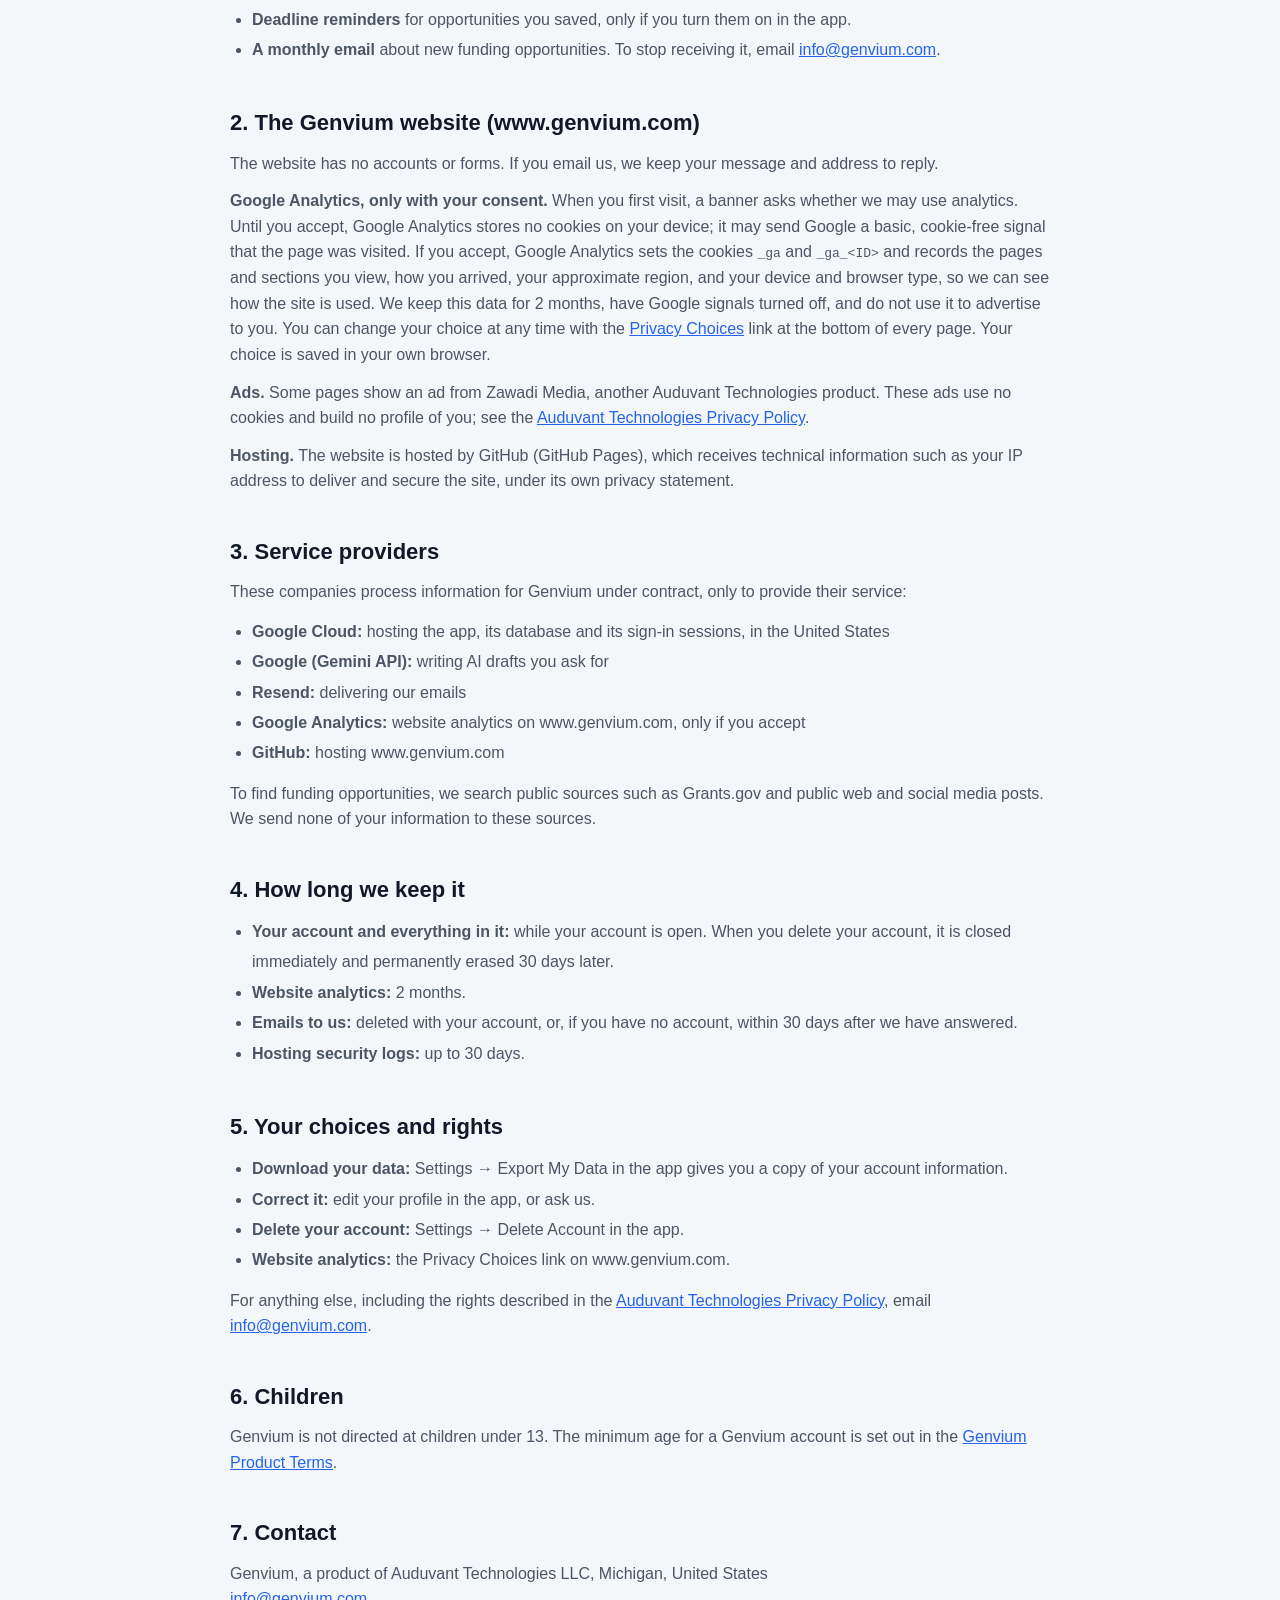
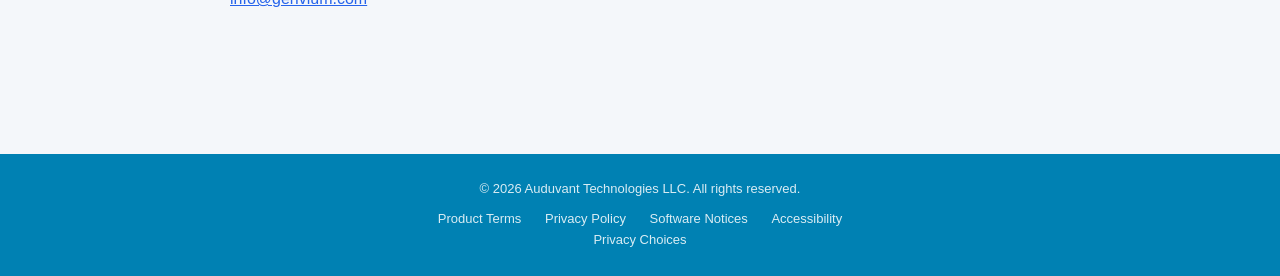
<file: legal/privacy.html>
<!DOCTYPE html>
<html lang="en">
<head>
  <meta charset="UTF-8" />
  <meta name="viewport" content="width=device-width, initial-scale=1.0" />
  <title>Privacy Policy | Genvium</title>
  <link rel="icon" type="image/png" sizes="32x32" href="../favicon-32x32.png">
  <link rel="icon" type="image/png" sizes="16x16" href="../favicon-16x16.png">
  <link rel="stylesheet" href="../styles.css">
  <script src="../consent.js"></script>
</head>
<body>

<a href="#main-content" class="skip-link">Skip to main content</a>

<header>
  <a class="brand" href="../index.html" style="text-decoration:none">
    <img src="../logo.png" width="32" height="32" alt="">
    <span class="logo">Genvium</span>
  </a>
  <nav>
    <a href="../index.html">Home</a>
  </nav>
</header>

<main id="main-content">
  <div class="legal">
    <h1>Genvium Privacy Policy</h1>
    <p class="last-updated">Last updated: October 2026</p>

    <p>Genvium is a product of Auduvant Technologies LLC. This page explains what Genvium collects and why. It adds to the <a href="https://www.auduvanttechnologies.com/legal/privacy.html">Auduvant Technologies Privacy Policy</a>, which covers everything that applies across our products: your rights, our legal reasons for using information, who we share it with, and how we protect it. Where this page and that policy differ, this page applies to Genvium.</p>
    <p>It covers the Genvium web app (webapp.genvium.com) and the Genvium website (www.genvium.com).</p>

    <h2>At a glance</h2>
    <ul>
      <li>The Genvium app keeps your account and the funding work you do in it, and nothing about you for advertising.</li>
      <li>The app uses no analytics. The website uses Google Analytics only if you accept it.</li>
      <li>We never sell your information or use your searches to profile you.</li>
      <li>You can download your data or delete your account at any time from Settings in the app.</li>
    </ul>

    <h2>1. The Genvium app (webapp.genvium.com)</h2>

    <h3>What we keep</h3>
    <ul>
      <li><strong>Your account:</strong> first and last name, username, email address, phone number (if you add one), and your password, stored only in a hashed form we cannot read back. If you forget your password, we email you a one-time link that works for 30 minutes.</li>
      <li><strong>Your business profile (if you fill it in):</strong> business name, mission, description, how you plan to use funding, team background and traction.</li>
      <li><strong>Your funding work:</strong> the opportunities you save, the applications you track with their status, deadlines and notes, your readiness checklists, funding amounts you record as received, and opportunities you add yourself.</li>
      <li><strong>AI drafts you create</strong> and how many you have created.</li>
      <li><strong>Sign-in activity:</strong> how many times you have signed in, when you last did, and failed sign-in attempts, to protect your account.</li>
      <li><strong>Your settings,</strong> such as whether you want deadline reminders, and the notifications we show you in the app.</li>
    </ul>
    <p>We do not use your searches, saved opportunities or applications for advertising, profiling or marketing.</p>

    <h3>AI drafting</h3>
    <p>When you ask Genvium AI for a draft, we send your business profile and the details of the application you chose to Google's Gemini API to write it. We use Google's paid service, under which Google does not use what we send to train its models. We keep the drafts in your account so you can come back to them.</p>

    <h3>Cookies in the app</h3>
    <p>The app uses one cookie, which keeps you signed in. It is essential, holds no personal information itself, and expires after 30 minutes without activity. The app uses no analytics or advertising cookies.</p>

    <h3>Security information</h3>
    <p>To stop abuse, the app uses your IP address briefly to limit how many requests can be made in a short time. It is held only in the server's memory and is not saved to our database. Our hosting provider, Google Cloud, keeps technical request logs, which include IP addresses, for up to 30 days to keep the service secure.</p>

    <h3>Emails we send</h3>
    <ul>
      <li><strong>Account emails:</strong> password resets and username reminders you ask for.</li>
      <li><strong>Deadline reminders</strong> for opportunities you saved, only if you turn them on in the app.</li>
      <li><strong>A monthly email</strong> about new funding opportunities. To stop receiving it, email <a href="mailto:info@genvium.com">info@genvium.com</a>.</li>
    </ul>

    <h2>2. The Genvium website (www.genvium.com)</h2>
    <p>The website has no accounts or forms. If you email us, we keep your message and address to reply.</p>
    <p><strong>Google Analytics, only with your consent.</strong> When you first visit, a banner asks whether we may use analytics. Until you accept, Google Analytics stores no cookies on your device; it may send Google a basic, cookie-free signal that the page was visited. If you accept, Google Analytics sets the cookies <code>_ga</code> and <code>_ga_&lt;ID&gt;</code> and records the pages and sections you view, how you arrived, your approximate region, and your device and browser type, so we can see how the site is used. We keep this data for 2 months, have Google signals turned off, and do not use it to advertise to you. You can change your choice at any time with the <a href="#" onclick="AZConsent.open(); return false;">Privacy Choices</a> link at the bottom of every page. Your choice is saved in your own browser.</p>
    <p><strong>Ads.</strong> Some pages show an ad from Zawadi Media, another Auduvant Technologies product. These ads use no cookies and build no profile of you; see the <a href="https://www.auduvanttechnologies.com/legal/privacy.html">Auduvant Technologies Privacy Policy</a>.</p>
    <p><strong>Hosting.</strong> The website is hosted by GitHub (GitHub Pages), which receives technical information such as your IP address to deliver and secure the site, under its own privacy statement.</p>

    <h2>3. Service providers</h2>
    <p>These companies process information for Genvium under contract, only to provide their service:</p>
    <ul>
      <li><strong>Google Cloud:</strong> hosting the app, its database and its sign-in sessions, in the United States</li>
      <li><strong>Google (Gemini API):</strong> writing AI drafts you ask for</li>
      <li><strong>Resend:</strong> delivering our emails</li>
      <li><strong>Google Analytics:</strong> website analytics on www.genvium.com, only if you accept</li>
      <li><strong>GitHub:</strong> hosting www.genvium.com</li>
    </ul>
    <p>To find funding opportunities, we search public sources such as Grants.gov and public web and social media posts. We send none of your information to these sources.</p>

    <h2>4. How long we keep it</h2>
    <ul>
      <li><strong>Your account and everything in it:</strong> while your account is open. When you delete your account, it is closed immediately and permanently erased 30 days later.</li>
      <li><strong>Website analytics:</strong> 2 months.</li>
      <li><strong>Emails to us:</strong> deleted with your account, or, if you have no account, within 30 days after we have answered.</li>
      <li><strong>Hosting security logs:</strong> up to 30 days.</li>
    </ul>

    <h2>5. Your choices and rights</h2>
    <ul>
      <li><strong>Download your data:</strong> Settings &rarr; Export My Data in the app gives you a copy of your account information.</li>
      <li><strong>Correct it:</strong> edit your profile in the app, or ask us.</li>
      <li><strong>Delete your account:</strong> Settings &rarr; Delete Account in the app.</li>
      <li><strong>Website analytics:</strong> the Privacy Choices link on www.genvium.com.</li>
    </ul>
    <p>For anything else, including the rights described in the <a href="https://www.auduvanttechnologies.com/legal/privacy.html">Auduvant Technologies Privacy Policy</a>, email <a href="mailto:info@genvium.com">info@genvium.com</a>.</p>

    <h2>6. Children</h2>
    <p>Genvium is not directed at children under 13. The minimum age for a Genvium account is set out in the <a href="terms.html">Genvium Product Terms</a>.</p>

    <h2>7. Contact</h2>
    <p>Genvium, a product of Auduvant Technologies LLC, Michigan, United States<br>
    <a href="mailto:info@genvium.com">info@genvium.com</a></p>
  </div>
</main>

<footer>
  <p>&copy; 2026 Auduvant Technologies LLC. All rights reserved.</p>
  <div>
    <a class="link-btn" href="terms.html">Product Terms</a>
    <a class="link-btn" href="privacy.html" aria-current="page">Privacy Policy</a>
    <a class="link-btn" href="software-notices.html">Software Notices</a>
    <a class="link-btn" href="https://www.auduvanttechnologies.com/legal/accessibility.html">Accessibility</a>
  </div>
  <button class="link-btn" type="button" onclick="AZConsent.open()">Privacy Choices</button>
</footer>

</body>
</html>
</file>
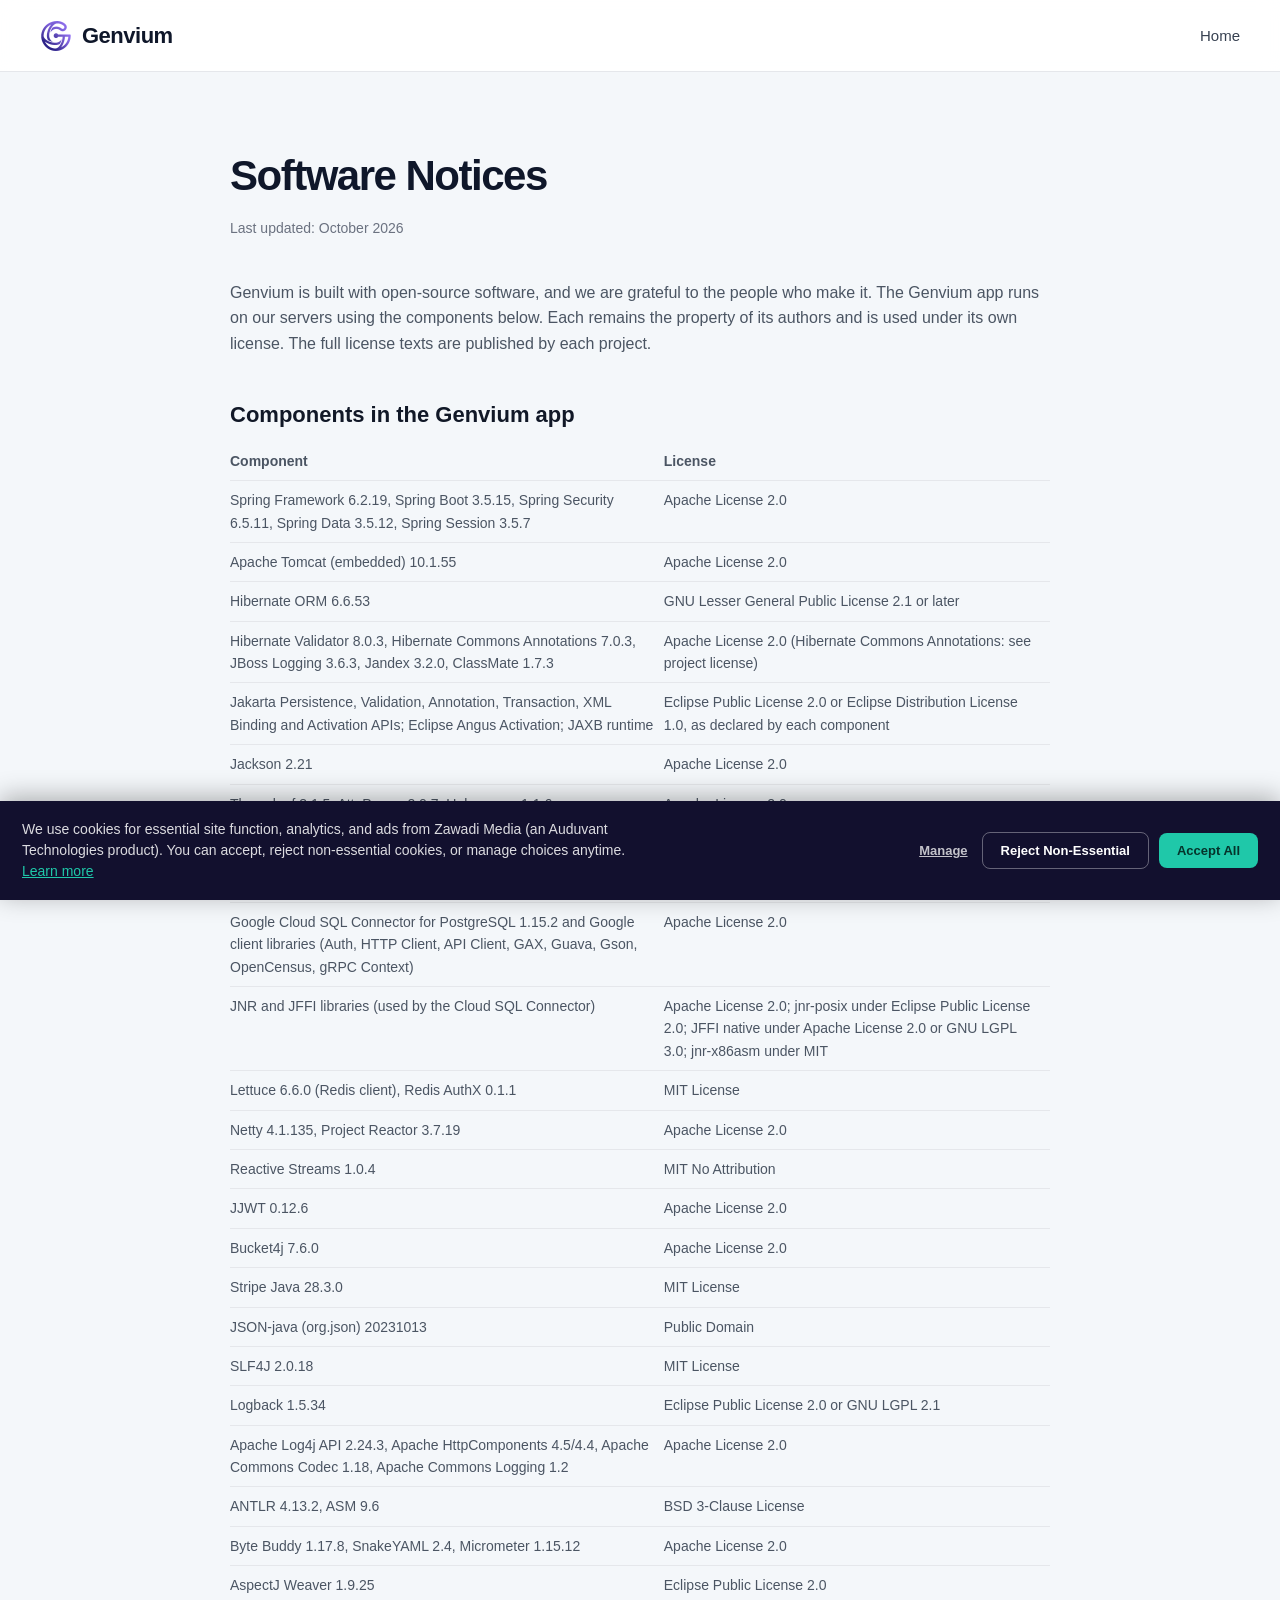
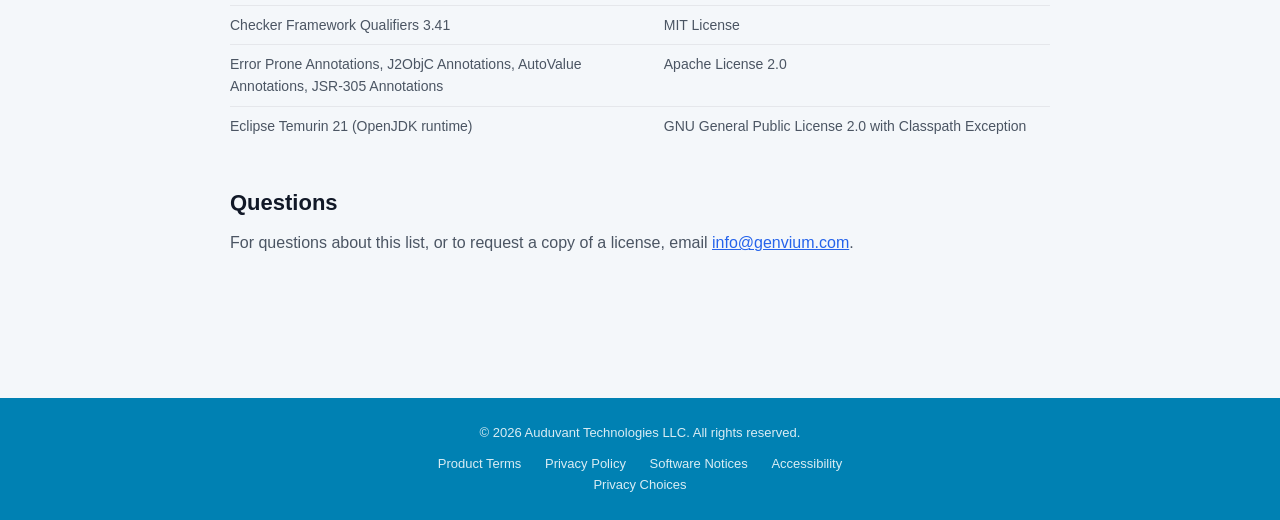
<file: legal/software-notices.html>
<!DOCTYPE html>
<html lang="en">
<head>
  <meta charset="UTF-8" />
  <meta name="viewport" content="width=device-width, initial-scale=1.0" />
  <title>Software Notices | Genvium</title>
  <link rel="icon" type="image/png" sizes="32x32" href="../favicon-32x32.png">
  <link rel="icon" type="image/png" sizes="16x16" href="../favicon-16x16.png">
  <link rel="stylesheet" href="../styles.css">
  <script src="../consent.js"></script>
</head>
<body>

<a href="#main-content" class="skip-link">Skip to main content</a>

<header>
  <a class="brand" href="../index.html" style="text-decoration:none">
    <img src="../logo.png" width="32" height="32" alt="">
    <span class="logo">Genvium</span>
  </a>
  <nav>
    <a href="../index.html">Home</a>
  </nav>
</header>

<main id="main-content">
  <div class="legal">
    <h1>Software Notices</h1>
    <p class="last-updated">Last updated: October 2026</p>

    <p>Genvium is built with open-source software, and we are grateful to the people who make it. The Genvium app runs on our servers using the components below. Each remains the property of its authors and is used under its own license. The full license texts are published by each project.</p>

    <h2>Components in the Genvium app</h2>
    <div style="overflow-x:auto">
      <table style="width:100%; border-collapse:collapse; font-size:14px; color:#4B5563">
        <thead><tr><th style="text-align:left; padding:8px 8px 8px 0">Component</th><th style="text-align:left; padding:8px 0">License</th></tr></thead>
        <tbody>
        <tr><td style="padding:8px 8px 8px 0; border-top:1px solid #E5E7EB; vertical-align:top">Spring Framework 6.2.19, Spring Boot 3.5.15, Spring Security 6.5.11, Spring Data 3.5.12, Spring Session 3.5.7</td><td style="padding:8px 8px 8px 0; border-top:1px solid #E5E7EB; vertical-align:top">Apache License 2.0</td></tr>
        <tr><td style="padding:8px 8px 8px 0; border-top:1px solid #E5E7EB; vertical-align:top">Apache Tomcat (embedded) 10.1.55</td><td style="padding:8px 8px 8px 0; border-top:1px solid #E5E7EB; vertical-align:top">Apache License 2.0</td></tr>
        <tr><td style="padding:8px 8px 8px 0; border-top:1px solid #E5E7EB; vertical-align:top">Hibernate ORM 6.6.53</td><td style="padding:8px 8px 8px 0; border-top:1px solid #E5E7EB; vertical-align:top">GNU Lesser General Public License 2.1 or later</td></tr>
        <tr><td style="padding:8px 8px 8px 0; border-top:1px solid #E5E7EB; vertical-align:top">Hibernate Validator 8.0.3, Hibernate Commons Annotations 7.0.3, JBoss Logging 3.6.3, Jandex 3.2.0, ClassMate 1.7.3</td><td style="padding:8px 8px 8px 0; border-top:1px solid #E5E7EB; vertical-align:top">Apache License 2.0 (Hibernate Commons Annotations: see project license)</td></tr>
        <tr><td style="padding:8px 8px 8px 0; border-top:1px solid #E5E7EB; vertical-align:top">Jakarta Persistence, Validation, Annotation, Transaction, XML Binding and Activation APIs; Eclipse Angus Activation; JAXB runtime</td><td style="padding:8px 8px 8px 0; border-top:1px solid #E5E7EB; vertical-align:top">Eclipse Public License 2.0 or Eclipse Distribution License 1.0, as declared by each component</td></tr>
        <tr><td style="padding:8px 8px 8px 0; border-top:1px solid #E5E7EB; vertical-align:top">Jackson 2.21</td><td style="padding:8px 8px 8px 0; border-top:1px solid #E5E7EB; vertical-align:top">Apache License 2.0</td></tr>
        <tr><td style="padding:8px 8px 8px 0; border-top:1px solid #E5E7EB; vertical-align:top">Thymeleaf 3.1.5, AttoParser 2.0.7, Unbescape 1.1.6</td><td style="padding:8px 8px 8px 0; border-top:1px solid #E5E7EB; vertical-align:top">Apache License 2.0</td></tr>
        <tr><td style="padding:8px 8px 8px 0; border-top:1px solid #E5E7EB; vertical-align:top">PostgreSQL JDBC Driver 42.7.11</td><td style="padding:8px 8px 8px 0; border-top:1px solid #E5E7EB; vertical-align:top">BSD 2-Clause License</td></tr>
        <tr><td style="padding:8px 8px 8px 0; border-top:1px solid #E5E7EB; vertical-align:top">HikariCP 6.3.3</td><td style="padding:8px 8px 8px 0; border-top:1px solid #E5E7EB; vertical-align:top">Apache License 2.0</td></tr>
        <tr><td style="padding:8px 8px 8px 0; border-top:1px solid #E5E7EB; vertical-align:top">Google Cloud SQL Connector for PostgreSQL 1.15.2 and Google client libraries (Auth, HTTP Client, API Client, GAX, Guava, Gson, OpenCensus, gRPC Context)</td><td style="padding:8px 8px 8px 0; border-top:1px solid #E5E7EB; vertical-align:top">Apache License 2.0</td></tr>
        <tr><td style="padding:8px 8px 8px 0; border-top:1px solid #E5E7EB; vertical-align:top">JNR and JFFI libraries (used by the Cloud SQL Connector)</td><td style="padding:8px 8px 8px 0; border-top:1px solid #E5E7EB; vertical-align:top">Apache License 2.0; jnr-posix under Eclipse Public License 2.0; JFFI native under Apache License 2.0 or GNU LGPL 3.0; jnr-x86asm under MIT</td></tr>
        <tr><td style="padding:8px 8px 8px 0; border-top:1px solid #E5E7EB; vertical-align:top">Lettuce 6.6.0 (Redis client), Redis AuthX 0.1.1</td><td style="padding:8px 8px 8px 0; border-top:1px solid #E5E7EB; vertical-align:top">MIT License</td></tr>
        <tr><td style="padding:8px 8px 8px 0; border-top:1px solid #E5E7EB; vertical-align:top">Netty 4.1.135, Project Reactor 3.7.19</td><td style="padding:8px 8px 8px 0; border-top:1px solid #E5E7EB; vertical-align:top">Apache License 2.0</td></tr>
        <tr><td style="padding:8px 8px 8px 0; border-top:1px solid #E5E7EB; vertical-align:top">Reactive Streams 1.0.4</td><td style="padding:8px 8px 8px 0; border-top:1px solid #E5E7EB; vertical-align:top">MIT No Attribution</td></tr>
        <tr><td style="padding:8px 8px 8px 0; border-top:1px solid #E5E7EB; vertical-align:top">JJWT 0.12.6</td><td style="padding:8px 8px 8px 0; border-top:1px solid #E5E7EB; vertical-align:top">Apache License 2.0</td></tr>
        <tr><td style="padding:8px 8px 8px 0; border-top:1px solid #E5E7EB; vertical-align:top">Bucket4j 7.6.0</td><td style="padding:8px 8px 8px 0; border-top:1px solid #E5E7EB; vertical-align:top">Apache License 2.0</td></tr>
        <tr><td style="padding:8px 8px 8px 0; border-top:1px solid #E5E7EB; vertical-align:top">Stripe Java 28.3.0</td><td style="padding:8px 8px 8px 0; border-top:1px solid #E5E7EB; vertical-align:top">MIT License</td></tr>
        <tr><td style="padding:8px 8px 8px 0; border-top:1px solid #E5E7EB; vertical-align:top">JSON-java (org.json) 20231013</td><td style="padding:8px 8px 8px 0; border-top:1px solid #E5E7EB; vertical-align:top">Public Domain</td></tr>
        <tr><td style="padding:8px 8px 8px 0; border-top:1px solid #E5E7EB; vertical-align:top">SLF4J 2.0.18</td><td style="padding:8px 8px 8px 0; border-top:1px solid #E5E7EB; vertical-align:top">MIT License</td></tr>
        <tr><td style="padding:8px 8px 8px 0; border-top:1px solid #E5E7EB; vertical-align:top">Logback 1.5.34</td><td style="padding:8px 8px 8px 0; border-top:1px solid #E5E7EB; vertical-align:top">Eclipse Public License 2.0 or GNU LGPL 2.1</td></tr>
        <tr><td style="padding:8px 8px 8px 0; border-top:1px solid #E5E7EB; vertical-align:top">Apache Log4j API 2.24.3, Apache HttpComponents 4.5/4.4, Apache Commons Codec 1.18, Apache Commons Logging 1.2</td><td style="padding:8px 8px 8px 0; border-top:1px solid #E5E7EB; vertical-align:top">Apache License 2.0</td></tr>
        <tr><td style="padding:8px 8px 8px 0; border-top:1px solid #E5E7EB; vertical-align:top">ANTLR 4.13.2, ASM 9.6</td><td style="padding:8px 8px 8px 0; border-top:1px solid #E5E7EB; vertical-align:top">BSD 3-Clause License</td></tr>
        <tr><td style="padding:8px 8px 8px 0; border-top:1px solid #E5E7EB; vertical-align:top">Byte Buddy 1.17.8, SnakeYAML 2.4, Micrometer 1.15.12</td><td style="padding:8px 8px 8px 0; border-top:1px solid #E5E7EB; vertical-align:top">Apache License 2.0</td></tr>
        <tr><td style="padding:8px 8px 8px 0; border-top:1px solid #E5E7EB; vertical-align:top">AspectJ Weaver 1.9.25</td><td style="padding:8px 8px 8px 0; border-top:1px solid #E5E7EB; vertical-align:top">Eclipse Public License 2.0</td></tr>
        <tr><td style="padding:8px 8px 8px 0; border-top:1px solid #E5E7EB; vertical-align:top">Checker Framework Qualifiers 3.41</td><td style="padding:8px 8px 8px 0; border-top:1px solid #E5E7EB; vertical-align:top">MIT License</td></tr>
        <tr><td style="padding:8px 8px 8px 0; border-top:1px solid #E5E7EB; vertical-align:top">Error Prone Annotations, J2ObjC Annotations, AutoValue Annotations, JSR-305 Annotations</td><td style="padding:8px 8px 8px 0; border-top:1px solid #E5E7EB; vertical-align:top">Apache License 2.0</td></tr>
        <tr><td style="padding:8px 8px 8px 0; border-top:1px solid #E5E7EB; vertical-align:top">Eclipse Temurin 21 (OpenJDK runtime)</td><td style="padding:8px 8px 8px 0; border-top:1px solid #E5E7EB; vertical-align:top">GNU General Public License 2.0 with Classpath Exception</td></tr>
        </tbody>
      </table>
    </div>

    <h2>Questions</h2>
    <p>For questions about this list, or to request a copy of a license, email <a href="mailto:info@genvium.com">info@genvium.com</a>.</p>
  </div>
</main>

<footer>
  <p>&copy; 2026 Auduvant Technologies LLC. All rights reserved.</p>
  <div>
    <a class="link-btn" href="terms.html">Product Terms</a>
    <a class="link-btn" href="privacy.html">Privacy Policy</a>
    <a class="link-btn" href="software-notices.html" aria-current="page">Software Notices</a>
    <a class="link-btn" href="https://www.auduvanttechnologies.com/legal/accessibility.html">Accessibility</a>
  </div>
  <button class="link-btn" type="button" onclick="AZConsent.open()">Privacy Choices</button>
</footer>

</body>
</html>
</file>
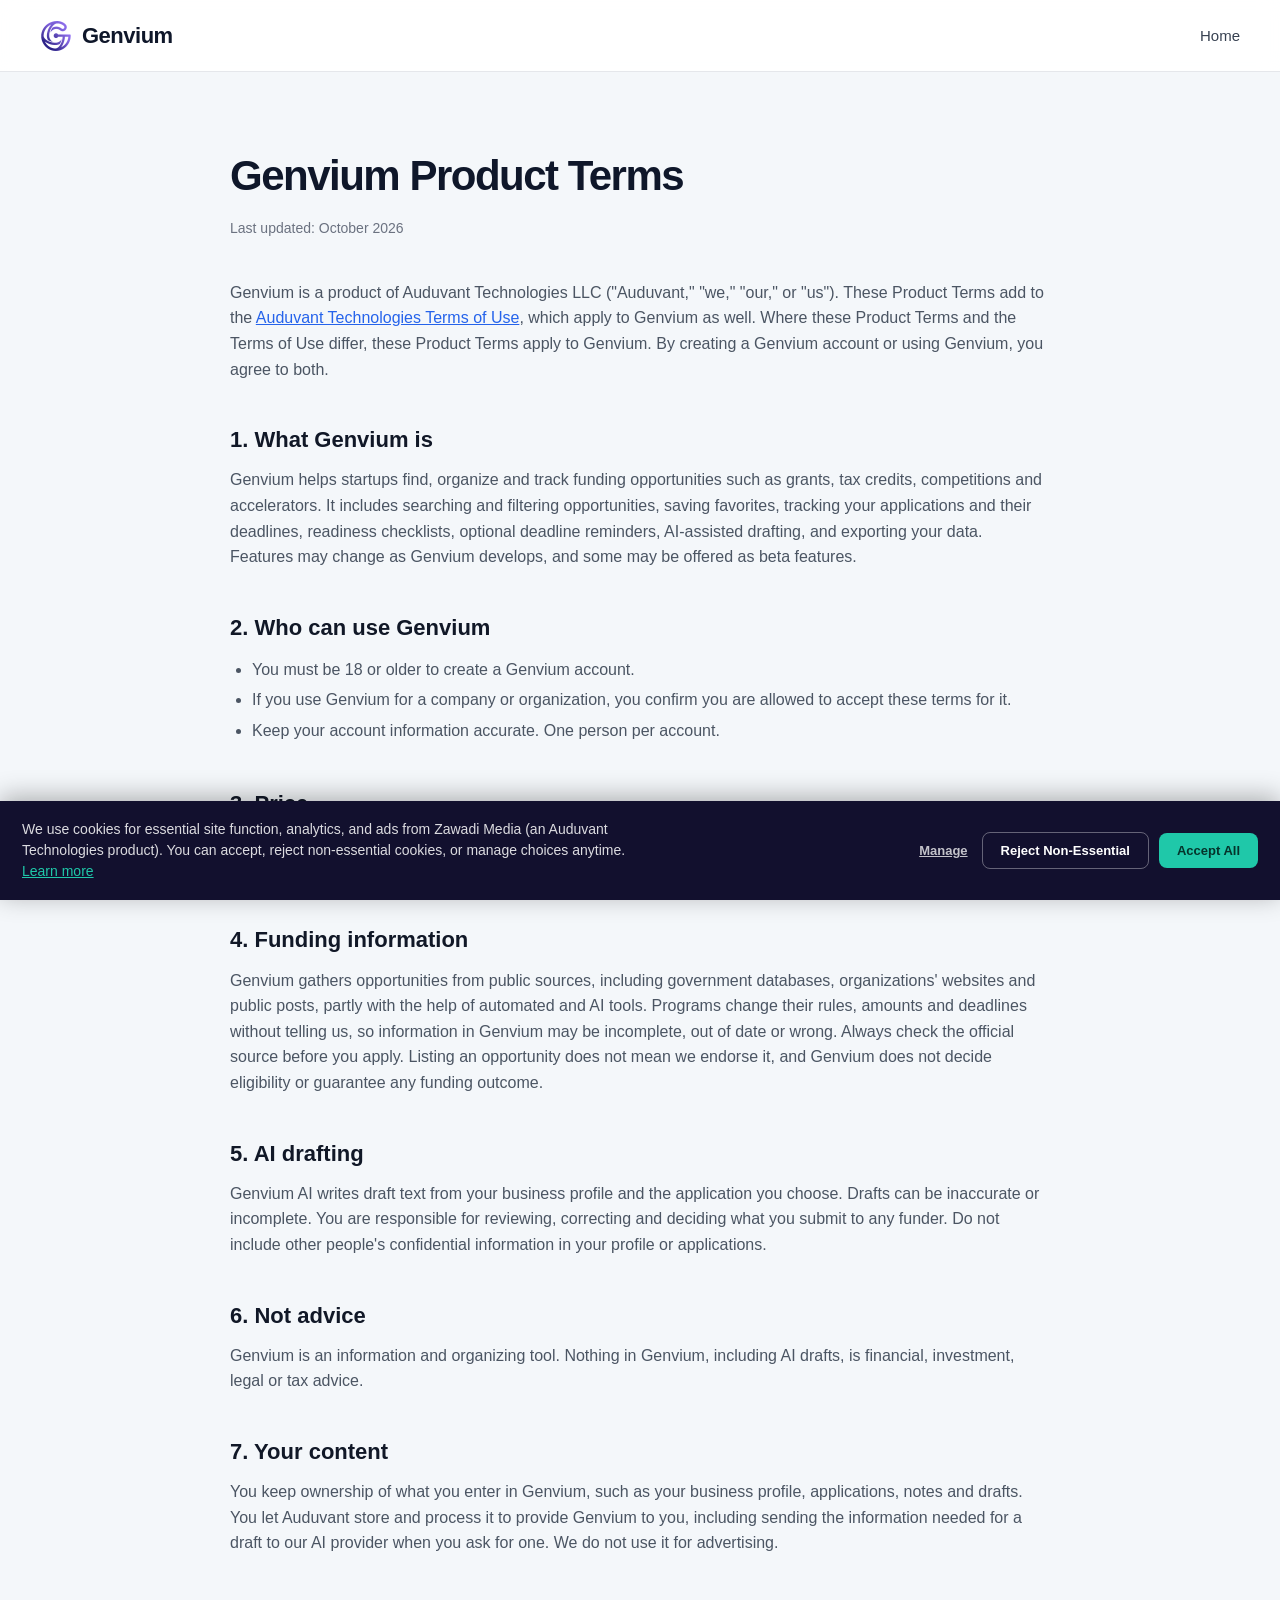
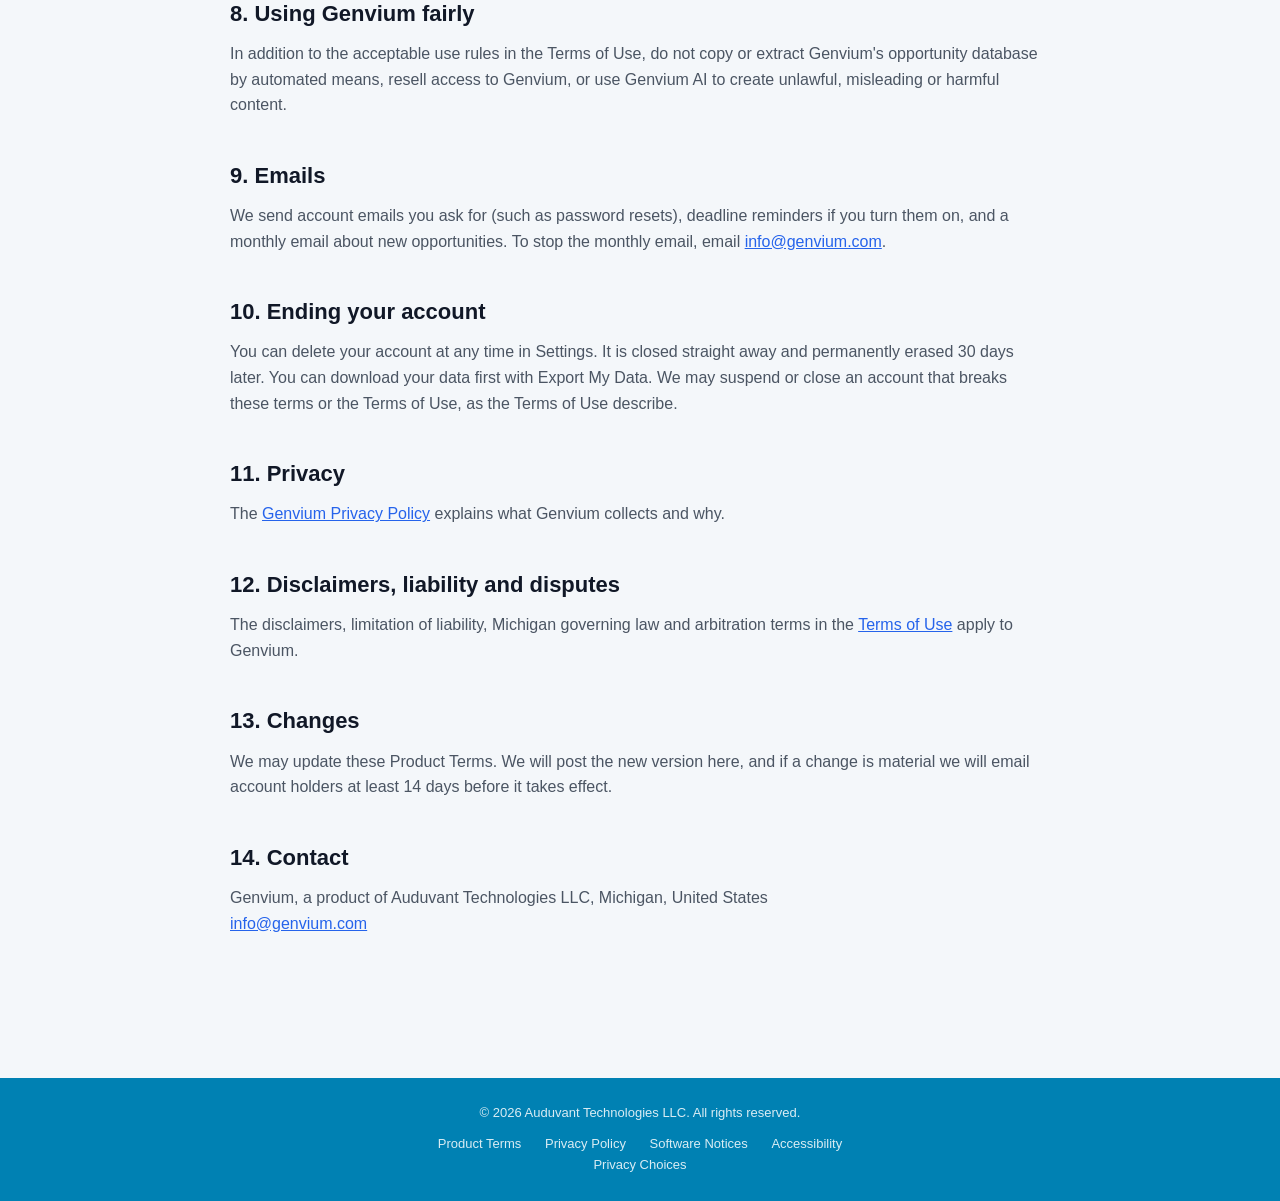
<file: legal/terms.html>
<!DOCTYPE html>
<html lang="en">
<head>
  <meta charset="UTF-8" />
  <meta name="viewport" content="width=device-width, initial-scale=1.0" />
  <title>Product Terms | Genvium</title>
  <link rel="icon" type="image/png" sizes="32x32" href="../favicon-32x32.png">
  <link rel="icon" type="image/png" sizes="16x16" href="../favicon-16x16.png">
  <link rel="stylesheet" href="../styles.css">
  <script src="../consent.js"></script>
</head>
<body>

<a href="#main-content" class="skip-link">Skip to main content</a>

<header>
  <a class="brand" href="../index.html" style="text-decoration:none">
    <img src="../logo.png" width="32" height="32" alt="">
    <span class="logo">Genvium</span>
  </a>
  <nav>
    <a href="../index.html">Home</a>
  </nav>
</header>

<main id="main-content">
  <div class="legal">
    <h1>Genvium Product Terms</h1>
    <p class="last-updated">Last updated: October 2026</p>

    <p>Genvium is a product of Auduvant Technologies LLC ("Auduvant," "we," "our," or "us"). These Product Terms add to the <a href="https://www.auduvanttechnologies.com/legal/terms.html">Auduvant Technologies Terms of Use</a>, which apply to Genvium as well. Where these Product Terms and the Terms of Use differ, these Product Terms apply to Genvium. By creating a Genvium account or using Genvium, you agree to both.</p>

    <h2>1. What Genvium is</h2>
    <p>Genvium helps startups find, organize and track funding opportunities such as grants, tax credits, competitions and accelerators. It includes searching and filtering opportunities, saving favorites, tracking your applications and their deadlines, readiness checklists, optional deadline reminders, AI-assisted drafting, and exporting your data. Features may change as Genvium develops, and some may be offered as beta features.</p>

    <h2>2. Who can use Genvium</h2>
    <ul>
      <li>You must be 18 or older to create a Genvium account.</li>
      <li>If you use Genvium for a company or organization, you confirm you are allowed to accept these terms for it.</li>
      <li>Keep your account information accurate. One person per account.</li>
    </ul>

    <h2>3. Price</h2>
    <p>Genvium is free to use. If we ever offer paid features, we will show the price and terms before you buy, and nothing will be charged without your agreement.</p>

    <h2>4. Funding information</h2>
    <p>Genvium gathers opportunities from public sources, including government databases, organizations' websites and public posts, partly with the help of automated and AI tools. Programs change their rules, amounts and deadlines without telling us, so information in Genvium may be incomplete, out of date or wrong. Always check the official source before you apply. Listing an opportunity does not mean we endorse it, and Genvium does not decide eligibility or guarantee any funding outcome.</p>

    <h2>5. AI drafting</h2>
    <p>Genvium AI writes draft text from your business profile and the application you choose. Drafts can be inaccurate or incomplete. You are responsible for reviewing, correcting and deciding what you submit to any funder. Do not include other people's confidential information in your profile or applications.</p>

    <h2>6. Not advice</h2>
    <p>Genvium is an information and organizing tool. Nothing in Genvium, including AI drafts, is financial, investment, legal or tax advice.</p>

    <h2>7. Your content</h2>
    <p>You keep ownership of what you enter in Genvium, such as your business profile, applications, notes and drafts. You let Auduvant store and process it to provide Genvium to you, including sending the information needed for a draft to our AI provider when you ask for one. We do not use it for advertising.</p>

    <h2>8. Using Genvium fairly</h2>
    <p>In addition to the acceptable use rules in the Terms of Use, do not copy or extract Genvium's opportunity database by automated means, resell access to Genvium, or use Genvium AI to create unlawful, misleading or harmful content.</p>

    <h2>9. Emails</h2>
    <p>We send account emails you ask for (such as password resets), deadline reminders if you turn them on, and a monthly email about new opportunities. To stop the monthly email, email <a href="mailto:info@genvium.com">info@genvium.com</a>.</p>

    <h2>10. Ending your account</h2>
    <p>You can delete your account at any time in Settings. It is closed straight away and permanently erased 30 days later. You can download your data first with Export My Data. We may suspend or close an account that breaks these terms or the Terms of Use, as the Terms of Use describe.</p>

    <h2>11. Privacy</h2>
    <p>The <a href="privacy.html">Genvium Privacy Policy</a> explains what Genvium collects and why.</p>

    <h2>12. Disclaimers, liability and disputes</h2>
    <p>The disclaimers, limitation of liability, Michigan governing law and arbitration terms in the <a href="https://www.auduvanttechnologies.com/legal/terms.html">Terms of Use</a> apply to Genvium.</p>

    <h2>13. Changes</h2>
    <p>We may update these Product Terms. We will post the new version here, and if a change is material we will email account holders at least 14 days before it takes effect.</p>

    <h2>14. Contact</h2>
    <p>Genvium, a product of Auduvant Technologies LLC, Michigan, United States<br>
    <a href="mailto:info@genvium.com">info@genvium.com</a></p>
  </div>
</main>

<footer>
  <p>&copy; 2026 Auduvant Technologies LLC. All rights reserved.</p>
  <div>
    <a class="link-btn" href="terms.html" aria-current="page">Product Terms</a>
    <a class="link-btn" href="privacy.html">Privacy Policy</a>
    <a class="link-btn" href="software-notices.html">Software Notices</a>
    <a class="link-btn" href="https://www.auduvanttechnologies.com/legal/accessibility.html">Accessibility</a>
  </div>
  <button class="link-btn" type="button" onclick="AZConsent.open()">Privacy Choices</button>
</footer>

</body>
</html>
</file>
<file: styles.css>
* {
    margin: 0;
    padding: 0;
    box-sizing: border-box;
  }

  html {
    scroll-behavior: smooth;
  }

  body {
    font-family: Inter, Arial, sans-serif;
    background: #F4F7FA;
    color: #111827;
    line-height: 1.6;
  }
  /* logo styling - header(body) */
  .brand {
    display: flex;
    align-items: center;
    gap: 10px;
  }
  /* Skip to content link styling */
  .skip-link {
    position: absolute;
    top: -100px;
    left: 0;
    background: #2563EB;
    color: white;
    padding: 10px 20px;
    z-index: 9999;
    transition: top 0.2s ease;
    text-decoration: none;
    font-weight: 600;
  }
  .skip-link:focus {
    top: 0;
  }

  /* Standardized accessible link buttons styling */
  .link-btn {
    background: none;
    border: none;
    font-family: inherit;
    font-size: inherit;
    color: inherit;
    padding: 0;
    cursor: pointer;
    text-align: left;
    display: inline;
  }

  header {
    position: sticky;
    top: 0;
    z-index: 1000;
    background: rgba(255,255,255,0.92);
    backdrop-filter: blur(10px);
    border-bottom: 1px solid #E5E7EB;
    display: flex;
    justify-content: space-between;
    align-items: center;
    padding: 18px 40px;
  }

  .logo {
    font-size: 22px;
    font-weight: 700;
    letter-spacing: -0.5px;
    color: #0F172A;
  }

  nav {
    display: flex;
    align-items: center;
  }

  nav .link-btn, nav a {
    margin-left: 26px;
    text-decoration: none;
    color: #374151;
    font-size: 15px;
    transition: 0.2s ease;
  }

  nav .link-btn:hover, nav a:hover {
    color: #2563EB;
  }

  .hero {
    padding: 120px 40px 80px;
    text-align: center;
    max-width: 1000px;
    margin: auto;
  }

  .hero-badge {
    display: block;
    width: fit-content;
    margin: 0 auto 24px;
    padding: 8px 14px;
    border-radius: 999px;
    background: #DBEAFE;
    color: #1D4ED8;
    font-size: 13px;
    font-weight: 600;
  }

  .hero h1 {
    font-size: 72px;
    line-height: 1.05;
    letter-spacing: -3px;
    margin-bottom: 28px;
    color: #0F172A;
  }

  .hero p {
    font-size: 20px;
    max-width: 780px;
    margin: auto;
    color: #4B5563;
  }

  .hero-actions {
    margin-top: 40px;
    display: flex;
    justify-content: center;
    gap: 18px;
    flex-wrap: wrap;
  }

  .btn-primary {
    background: #2563EB;
    color: white;
    padding: 14px 26px;
    border-radius: 12px;
    text-decoration: none;
    font-weight: 600;
    transition: 0.2s ease;
    cursor: pointer;
    border: none;
    font-family: inherit;
    font-size: inherit;
  }

  .btn-primary:hover {
    background: #1D4ED8;
    transform: translateY(-1px);
  }

  .btn-secondary {
    border: 1px solid #CBD5E1;
    color: #111827;
    padding: 14px 26px;
    border-radius: 12px;
    text-decoration: none;
    font-weight: 600;
    background: white;
    transition: 0.2s ease;
    cursor: pointer;
    font-family: inherit;
    font-size: inherit;
  }

  .btn-secondary:hover {
    border-color: #94A3B8;
    background: #F8FAFC;
  }

  .hero-note {
    margin-top: 22px;
    font-size: 14px;
    color: #6B7280;
  }

  .section {
    padding: 90px 40px;
    max-width: 1200px;
    margin: auto;
  }

  .section-title {
    text-align: center;
    margin-bottom: 20px;
    font-size: 52px;
    letter-spacing: -2px;
    line-height: 1.1;
    color: #0F172A;
  }

  .section-subtitle {
    text-align: center;
    max-width: 760px;
    margin: auto auto 70px;
    font-size: 18px;
    color: #4B5563;
  }

  .features-grid {
    display: grid;
    grid-template-columns: repeat(auto-fit, minmax(260px, 1fr));
    gap: 24px;
  }

  .feature-card {
    background: white;
    border-radius: 20px;
    padding: 32px;
    border: 1px solid #E5E7EB;
    transition: 0.25s ease;
  }

  .feature-card:hover {
    transform: translateY(-4px);
    box-shadow: 0 15px 40px rgba(0,0,0,0.06);
  }

  .feature-card h3 {
    margin-bottom: 14px;
    font-size: 24px;
    color: #111827;
  }

  .feature-card p {
    color: #4B5563;
    font-size: 15px;
  }

  .stats {
    margin-top: 70px;
    display: grid;
    grid-template-columns: repeat(auto-fit, minmax(240px, 1fr));
    gap: 20px;
  }

  .stat-card {
    background: linear-gradient(135deg, #2563EB, #1E40AF);
    color: white;
    border-radius: 20px;
    padding: 34px;
  }

  .stat-card h2 {
    font-size: 42px;
    margin-bottom: 8px;
  }

  .stat-card p {
    color: rgba(255,255,255,0.88);
  }

  .workflow {
    display: grid;
    grid-template-columns: repeat(auto-fit, minmax(280px, 1fr));
    gap: 28px;
    margin-top: 60px;
  }

  .workflow-step {
    background: white;
    padding: 30px;
    border-radius: 18px;
    border: 1px solid #E5E7EB;
  }

  .step-number {
    width: 42px;
    height: 42px;
    border-radius: 50%;
    background: #DBEAFE;
    color: #1D4ED8;
    display: flex;
    align-items: center;
    justify-content: center;
    font-weight: bold;
    margin-bottom: 18px;
  }

  .workflow-step h3 {
    margin-bottom: 12px;
    font-size: 22px;
  }

  .cta-section {
    margin-top: 40px;
    text-align: center;
    background: linear-gradient(135deg, #0F172A, #1E293B);
    color: white;
    border-radius: 30px;
    padding: 80px 40px;
  }

  .cta-section h2 {
    font-size: 54px;
    margin-bottom: 20px;
    letter-spacing: -2px;
  }

  .cta-section p {
    max-width: 700px;
    margin: auto;
    color: rgba(255,255,255,0.8);
    font-size: 18px;
  }

  .cta-buttons {
    margin-top: 34px;
    display: flex;
    justify-content: center;
    gap: 16px;
    flex-wrap: wrap;
  }

  .coming-soon {
    margin-top: 60px;
    background: #EFF6FF;
    border: 1px solid #BFDBFE;
    border-radius: 20px;
    padding: 36px;
  }

  .coming-soon h3 {
    margin-bottom: 14px;
    color: #1E3A8A;
    font-size: 28px;
  }

  .coming-soon p {
    color: #334155;
  }

  .panel {
    display: none;
    animation: fade 0.3s ease;
  }

  .active {
    display: block;
  }

  @keyframes fade {
    from { opacity: 0; transform: translateY(6px); }
    to   { opacity: 1; transform: translateY(0); }
  }

  .download-card {
    background: white;
    padding: 32px;
    border-radius: 20px;
    border: 1px solid #E5E7EB;
    margin-bottom: 24px;
  }

  .download-card h3 {
    margin-bottom: 16px;
    font-size: 24px;
  }

  .download-card a {
    color: #2563EB;
    text-decoration: none;
    font-weight: 600;
  }

  .download-card a:hover {
    text-decoration: underline;
  }

  /* ── Genvium App Showcase ── */
  
  .app-showcase {
    margin-top: 70px;
  }
  
  .app-preview {
    background: white;
    border: 1px solid #E5E7EB;
    border-radius: 24px;
    padding: 12px;
    box-shadow:
      0 25px 60px rgba(15, 23, 42, 0.12),
      0 8px 20px rgba(15, 23, 42, 0.06);
    overflow: hidden;
    transition: 0.25s ease;
  }
  
  .app-preview:hover {
    transform: translateY(-3px);
    box-shadow:
      0 30px 70px rgba(15, 23, 42, 0.15),
      0 10px 25px rgba(15, 23, 42, 0.07);
  }
  
  .app-preview img {
    display: block;
    width: 100%;
    height: auto;
    border-radius: 14px;
  }
  
  .app-preview-large {
    max-width: 1100px;
    margin: 0 auto;
  }
  
  .app-preview-grid {
    display: grid;
    grid-template-columns: repeat(2, 1fr);
    gap: 28px;
    margin-top: 28px;
  }
  
  .app-caption {
    padding: 20px 8px 8px;
  }
  
  .app-caption h3 {
    font-size: 22px;
    margin-bottom: 6px;
    color: #0F172A;
  }
  
  .app-caption p {
    color: #64748B;
    font-size: 15px;
    line-height: 1.6;
  }
  
  /* App showcase intro */
  
  .app-intro {
    text-align: center;
    max-width: 780px;
    margin: 0 auto;
  }
  
  .app-intro h2 {
    font-size: 52px;
    letter-spacing: -2px;
    line-height: 1.1;
    color: #0F172A;
    margin-bottom: 20px;
  }
  
  .app-intro p {
    font-size: 19px;
    color: #4B5563;
    line-height: 1.7;
  }
  
  .app-intro .hero-badge {
    margin-bottom: 24px;
  }
  
  .app-action {
    margin-top: 32px;
  }
  
  /* Section between screenshots */
  
  .app-section-heading {
    text-align: center;
    margin: 90px auto 45px;
    max-width: 700px;
  }
  
  .app-section-heading h3 {
    font-size: 34px;
    letter-spacing: -1px;
    color: #0F172A;
    margin-bottom: 12px;
  }
  
  .app-section-heading p {
    color: #64748B;
    font-size: 17px;
  }
  
  /* Mobile */
  
  @media (max-width: 768px) {
  
    .app-intro h2 {
      font-size: 40px;
    }
  
    .app-intro p {
      font-size: 17px;
    }
  
    .app-preview-grid {
      grid-template-columns: 1fr;
    }
  
    .app-preview {
      border-radius: 18px;
      padding: 8px;
    }
  
    .app-preview img {
      border-radius: 11px;
    }
  
    .app-section-heading {
      margin-top: 65px;
    }
  
    .app-section-heading h3 {
      font-size: 28px;
    }
  }
    
  /* -- Ads -- */
  .zawadi-slot { 
    display: flex; 
    justify-content: center; 
    margin: 48px auto; 
    padding: 0 16px; 
  }
  .zawadi-slot:has(ins[data-zawadi-empty]) { 
    display: none; 
  }

  /* ── Legal pages (legal/privacy.html, terms.html, software-notices.html) ── */
  .legal {
    max-width: 900px;
    margin: auto;
    padding: 70px 40px;
    overflow-wrap: anywhere;
  }

  .legal h1 {
    font-size: 42px;
    letter-spacing: -1.5px;
    margin-bottom: 8px;
    color: #0F172A;
  }

  .legal .last-updated {
    font-size: 14px;
    color: #6B7280;
    margin-bottom: 40px;
  }

  .legal h2 {
    font-size: 22px;
    margin-top: 40px;
    margin-bottom: 10px;
    color: #111827;
  }

  .legal h3 {
    font-size: 17px;
    margin-top: 24px;
    margin-bottom: 8px;
    color: #374151;
  }

  .legal p {
    color: #4B5563;
    margin-bottom: 12px;
  }

  .legal ul {
    color: #4B5563;
    padding-left: 22px;
    margin-bottom: 12px;
    line-height: 1.9;
  }

  .legal a {
    color: #2563EB;
  }

  /* ── Footer ── */
  footer {
    background: #0081B3;
    padding: 25px 40px;
    text-align: center;
    margin-top: 60px;
    font-size: 13px;
    color: white;
  }

  footer p {
    margin-bottom: 10px;
    color: rgba(255,255,255,0.85);
  }

  footer .link-btn {
    color: white;
    margin: 0 10px;
    opacity: 0.85;
    text-decoration: none;
  }

  footer .link-btn:hover {
    opacity: 1;
  }

  @media (max-width: 768px) {
    header {
      flex-direction: column;
      gap: 18px;
    }

    nav .link-btn, nav a {
      margin: 0 10px;
    }

    .hero {
      padding-top: 90px;
    }

    .hero h1 {
      font-size: 46px;
    }

    .section-title {
      font-size: 38px;
    }

    .cta-section h2 {
      font-size: 40px;
    }

    .legal {
      padding: 40px 20px;
    }

    .legal h1 {
      font-size: 32px;
      letter-spacing: -1px;
    }
  }
</file>
